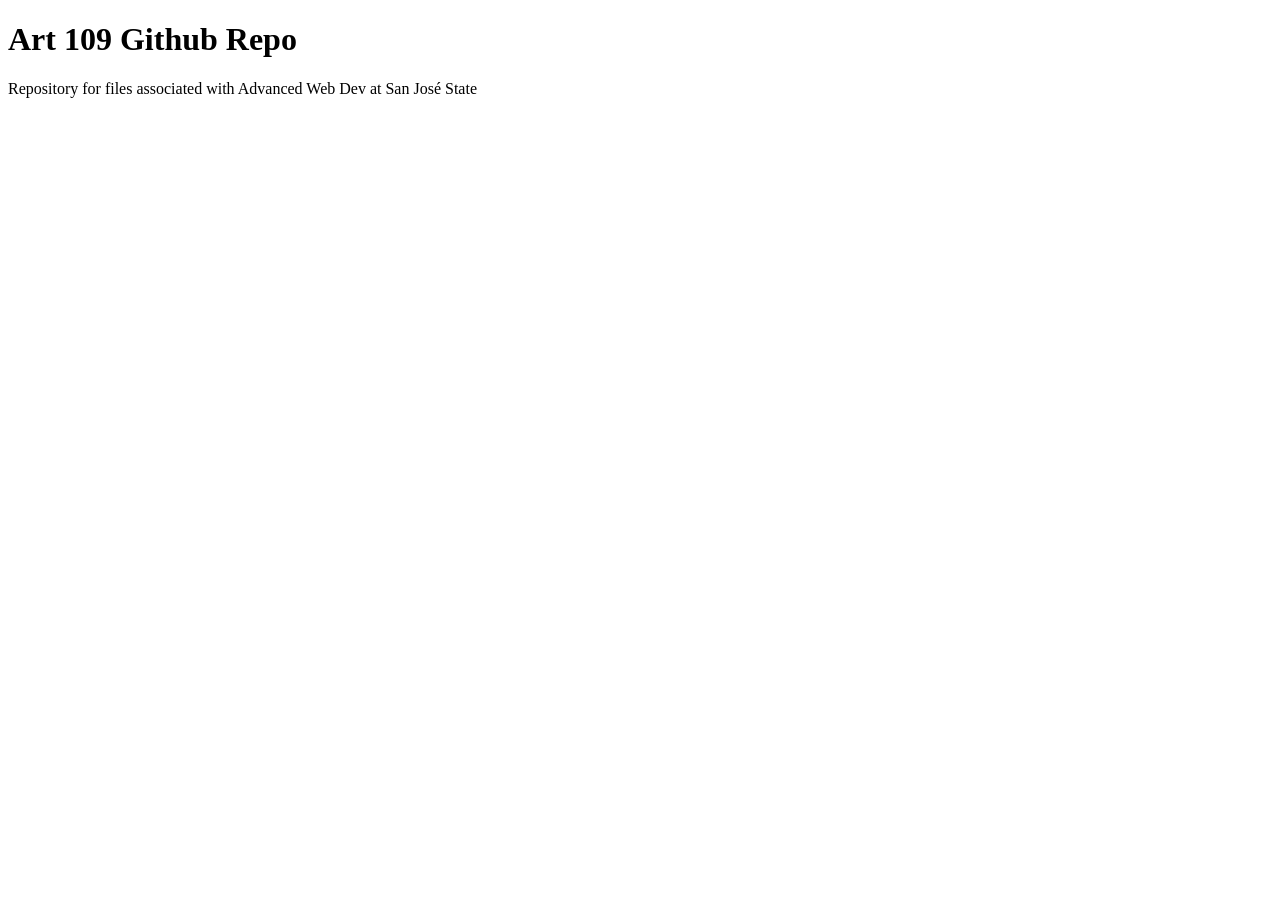
<file: index.html>
<!DOCTYPE html>
<html lang="en">
<head>
    <meta charset="UTF-8">
    <meta name="viewport" content="width=device-width, initial-scale=1.0">
    <title>Art 109</title>
</head>
<body>
    
<header>
<h1>Art 109 Github Repo</h1>
    <p>Repository for files associated with Advanced Web Dev at San José State</p>
</header>

<main>
<section class="lists">
    
</section>

</main>
</body>
</html>
</file>
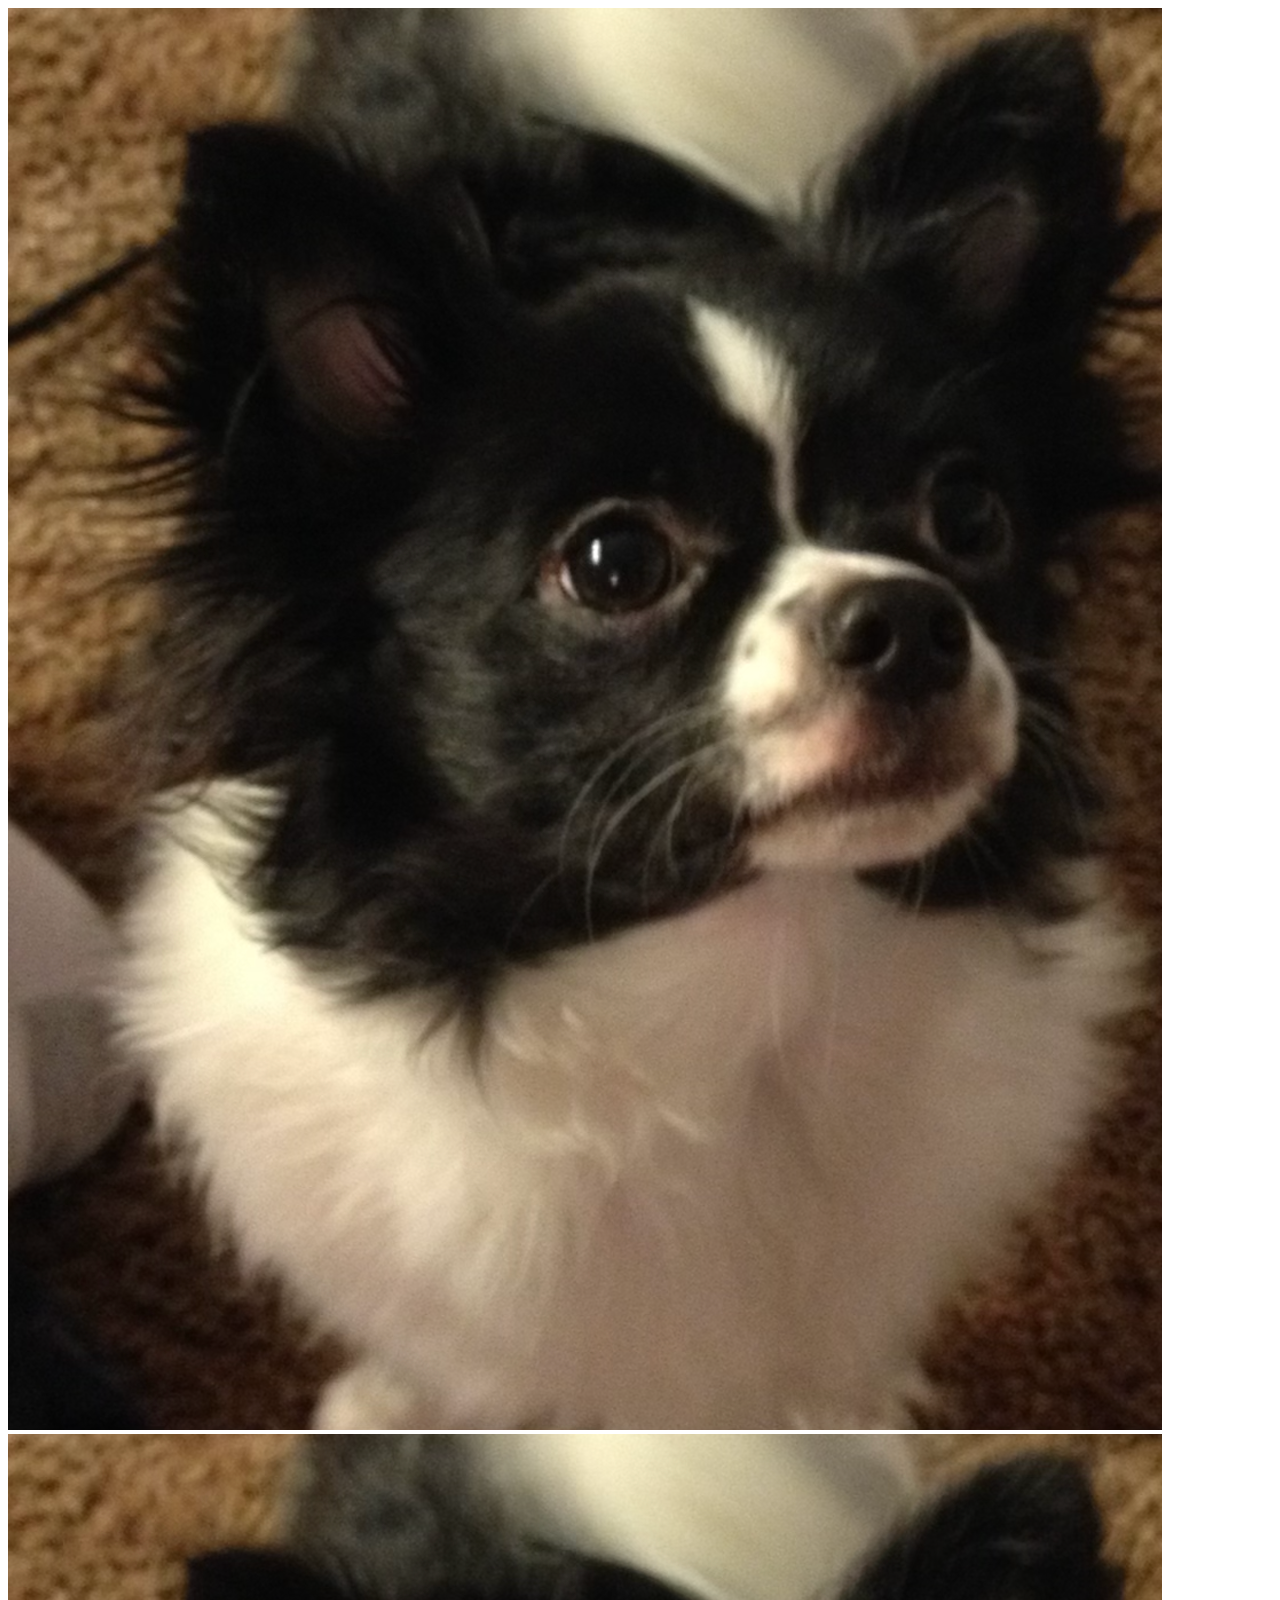
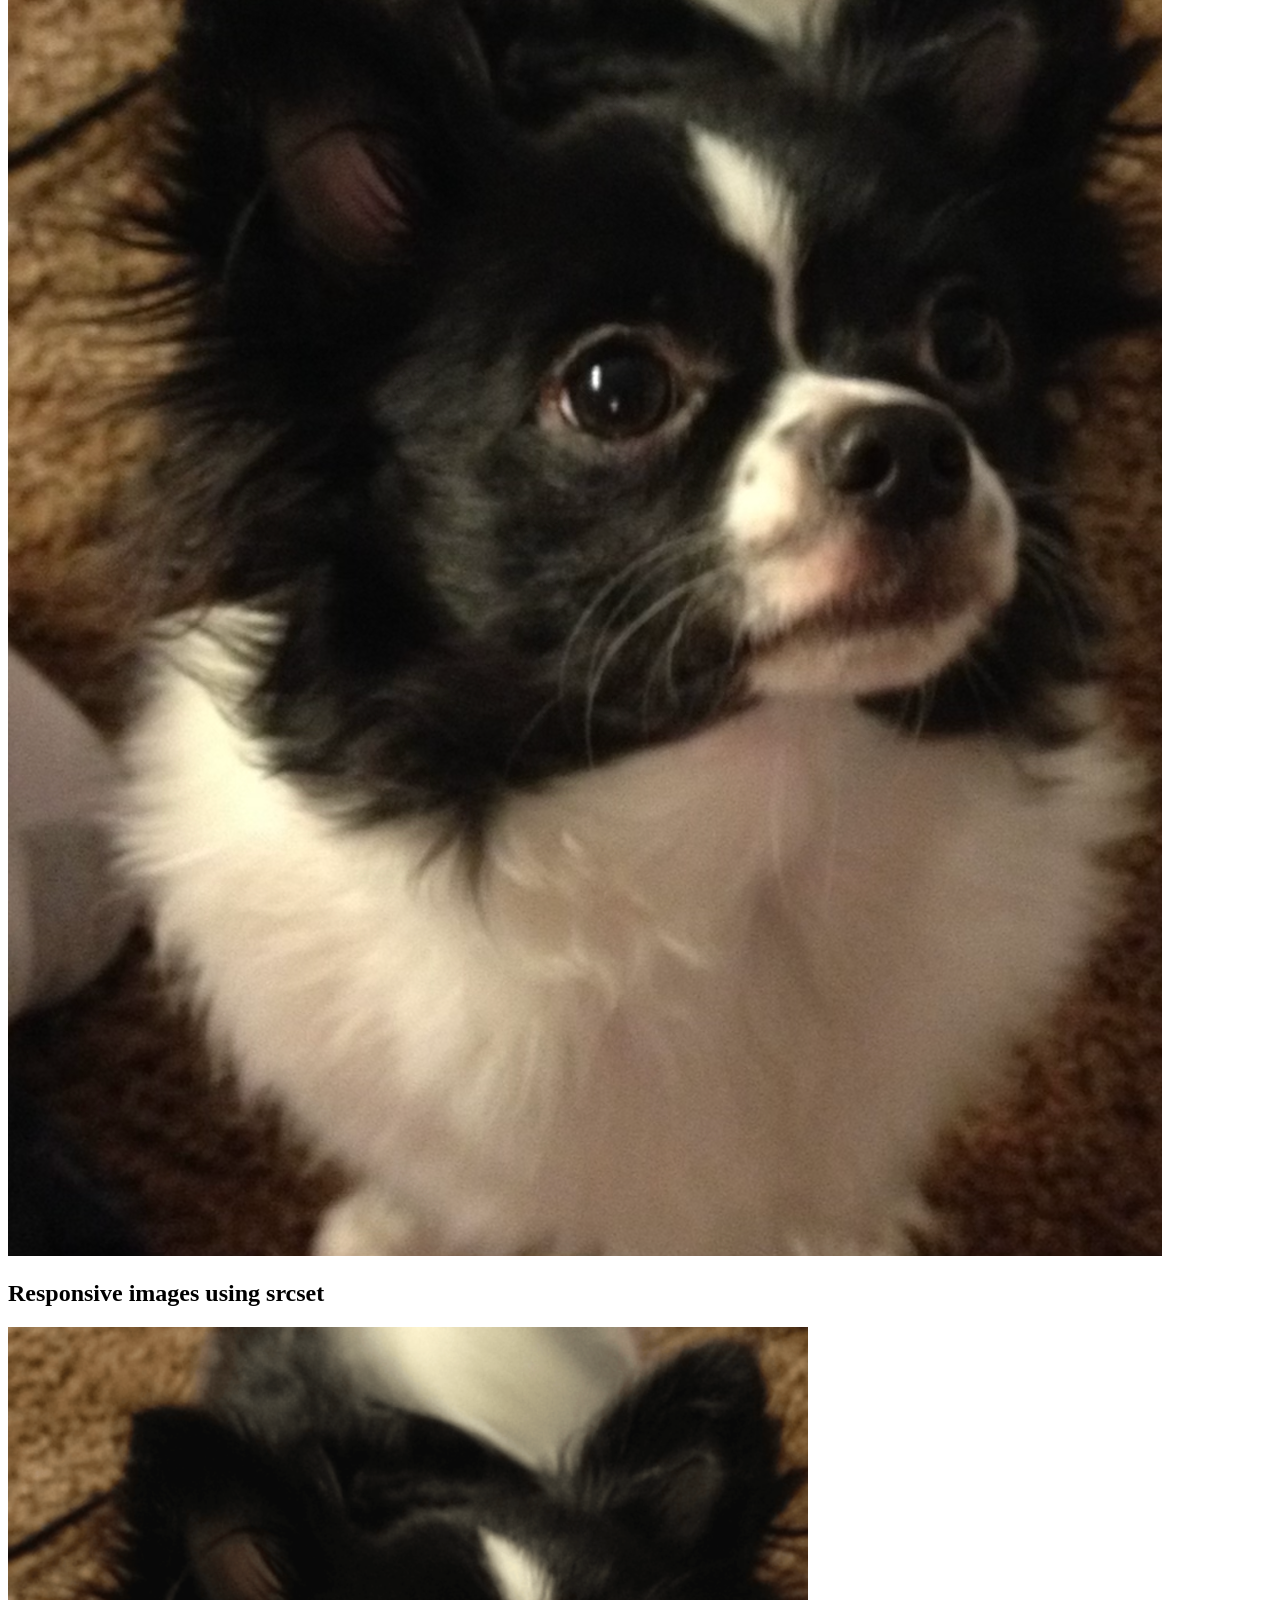
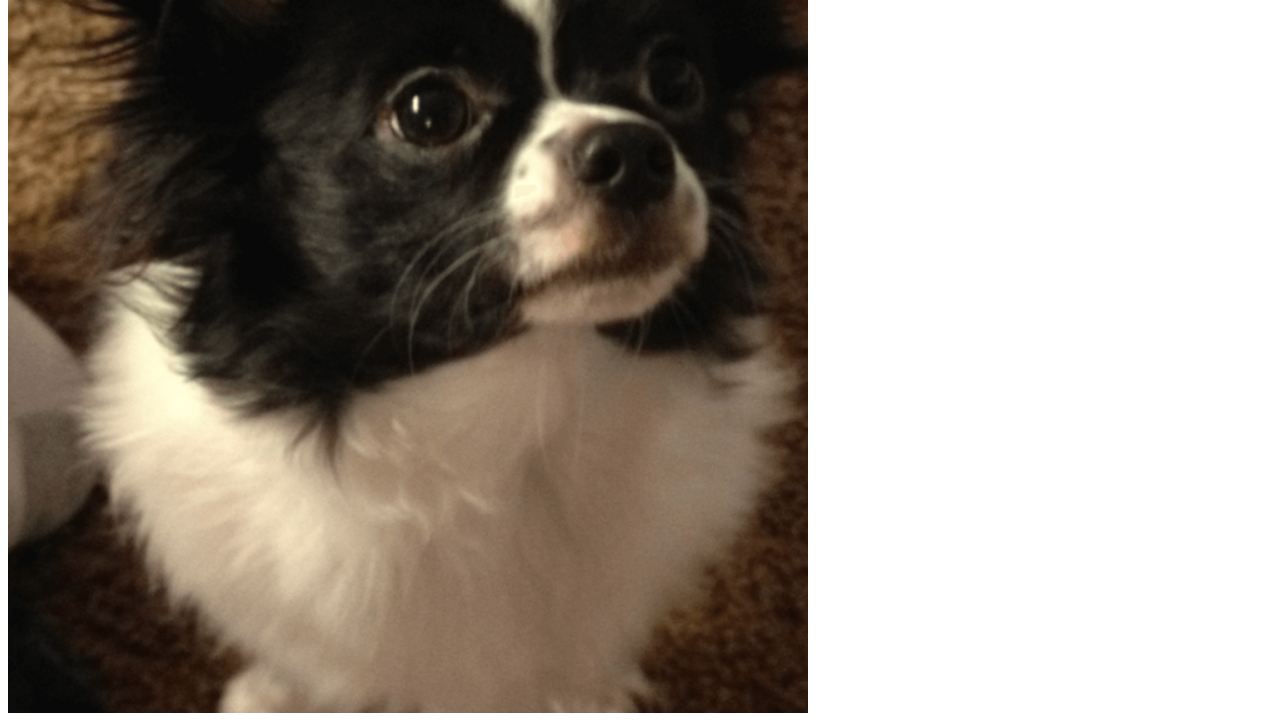
<file: tutorials/01b-html/index.html>
<!DOCTYPE html>
<html lang="en">
<head>
    <meta charset="UTF-8">
    <meta name="viewport" content="width=device-width, initial-scale=1.0">
    <title>Images</title>
</head>
<body>
    <div>
    <img src="images/dog.jpg" alt="My dog">
    </div>
    <div>
    <img src="images/dog.jpg" alt="My dog">
    </div>

    <h2>Responsive images using srcset  </h2>
<img src="images/dog-fallback.jpg" Width="800" 
alt="dog picture" 
srcset="images/dog-640.jpg 640W,
images/dog-1280.jpg 1280W,
images/dog-1920.jpg 1920W,">

</body>
</html>
</file>
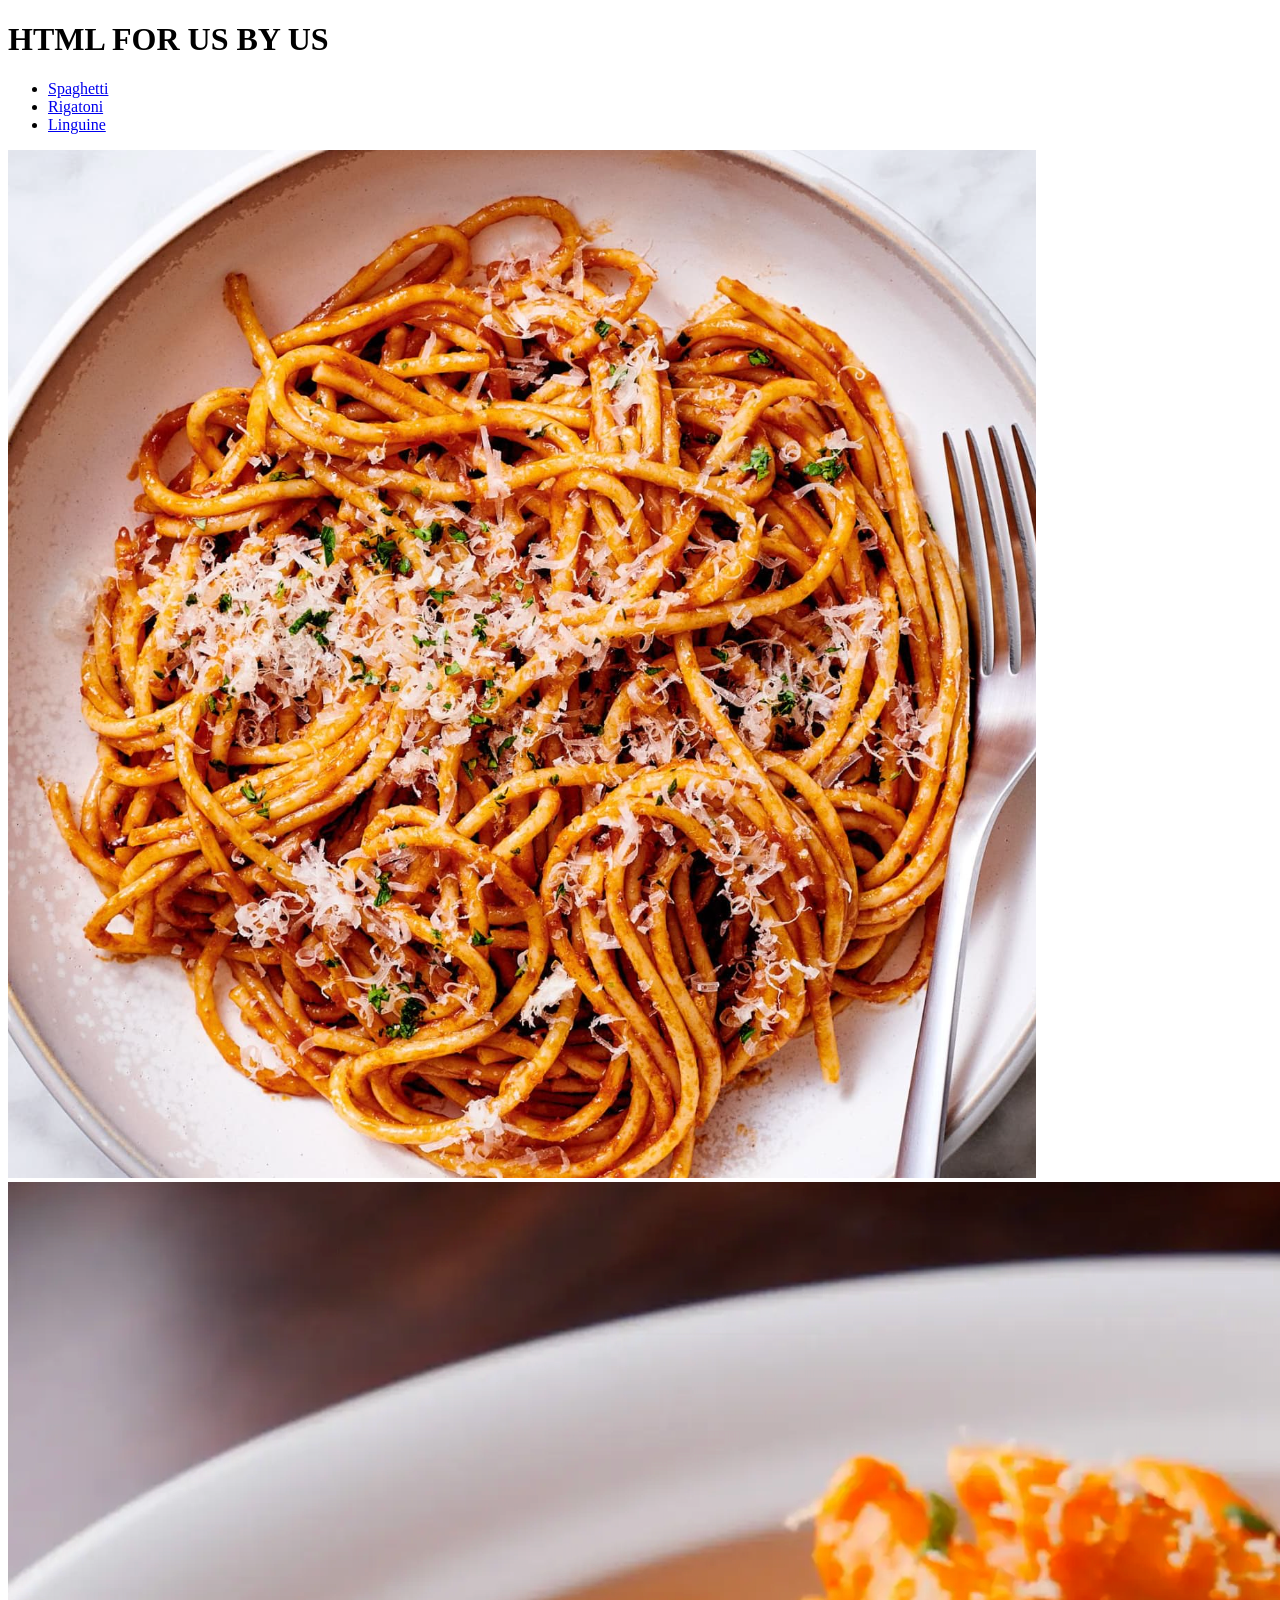
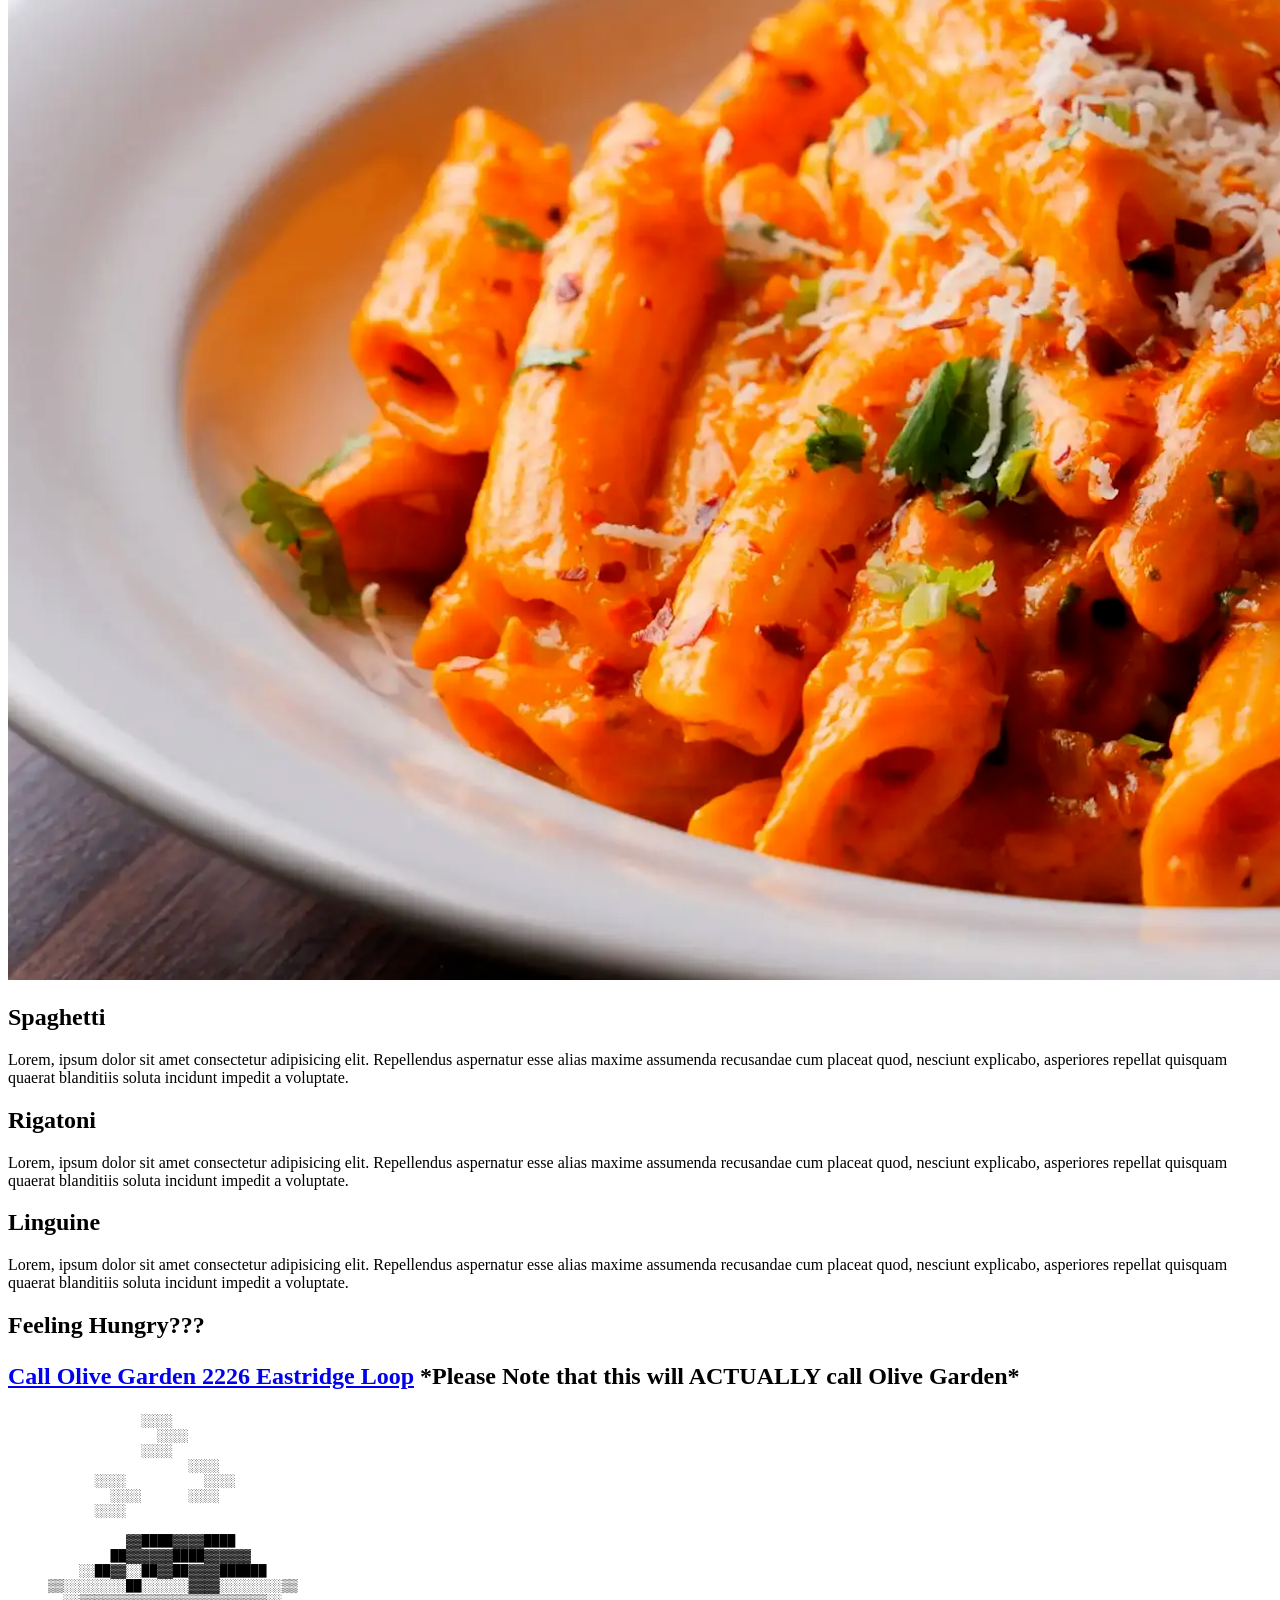
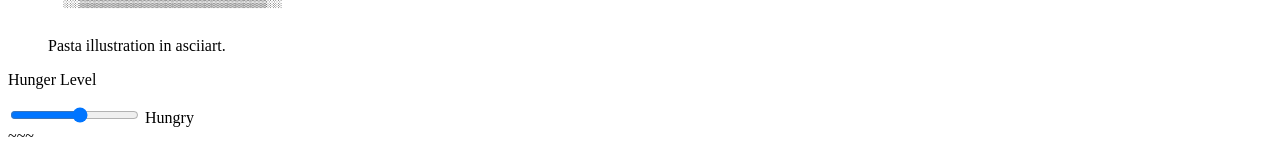
<file: tutorials/02-html/index.html>
<!DOCTYPE html>
<html lang="en">
<head>
    <meta charset="UTF-8">
    <meta name="viewport" content="width=device-width, initial-scale=1.0">
    <title>HTML Tut</title>
    <meta name="description" content="tutorials blah blah">
</head>
<body>
    <header>
        <h1 draggable="true">HTML FOR US BY US</h1>
        <nav>
            <ul>
                <li><a href="#spaghetti">Spaghetti</a></li>
                <li><a href="#rigatoni">Rigatoni</a></li>
                <li><a href="#linguine">Linguine</a></li>
            </ul>
        </nav>
        <div>
            <img src="images/pasta.jpeg" alt="Plate of linguine with red sauce">
                <img src="images/pasta2.jpeg" alt="Plate of rigatoni with red sauce">
        </div>
       
    </header>
    <main>
<section id="spaghetti">
    <h2>Spaghetti</h2>
<p>Lorem, ipsum dolor sit amet consectetur adipisicing elit. Repellendus aspernatur esse alias maxime assumenda recusandae cum placeat quod, nesciunt explicabo, asperiores repellat quisquam quaerat blanditiis soluta incidunt impedit a voluptate.</p>
</section>    
<section id="rigatoni">
    <h2>Rigatoni</h2>
<p>Lorem, ipsum dolor sit amet consectetur adipisicing elit. Repellendus aspernatur esse alias maxime assumenda recusandae cum placeat quod, nesciunt explicabo, asperiores repellat quisquam quaerat blanditiis soluta incidunt impedit a voluptate.</p>
</section>    
<section id="linguine">
    <h2>Linguine</h2>
<p>Lorem, ipsum dolor sit amet consectetur adipisicing elit. Repellendus aspernatur esse alias maxime assumenda recusandae cum placeat quod, nesciunt explicabo, asperiores repellat quisquam quaerat blanditiis soluta incidunt impedit a voluptate.</p>
</section>    

    </main>
<h2> Feeling Hungry??? <p>
     <a href="tel:4082742447">Call Olive Garden 2226 Eastridge Loop</a> *Please Note that this will ACTUALLY call Olive Garden*</p>
</h2>

    <main>
 <figure role="img" aria-labelledby="pasta-caption">
  	<pre>
            ░░░░                
              ░░░░              
            ░░░░                
                  ░░░░          
      ░░░░          ░░░░        
        ░░░░      ░░░░          
      ░░░░                      
                                
          ▓▓████▓▓▓▓████        
        ██▓▓▓▓▓▓████▓▓▓▓▓▓      
    ░░██▓▓░░██▓▓██▓▓▓▓██████    
▒▒░░░░░░░░██░░░░░░▓▓▓▓░░░░░░░░▒▒
  ░░▒▒▒▒▒▒▒▒▒▒▒▒▒▒▒▒▒▒▒▒▒▒▒▒░░  

</pre>
  	<figcaption id="pasta-caption">
Pasta illustration in asciiart.
  	</figcaption>
</figure>

<p>Hunger Level</p>

<div>
  <input type="range" id="Hungry" name="Hungry" min="0" max="11" />
  <label for="Hungry">Hungry</label>
</div>


</main>

<footer>~~~</footer>

</body>
</html>
</file>
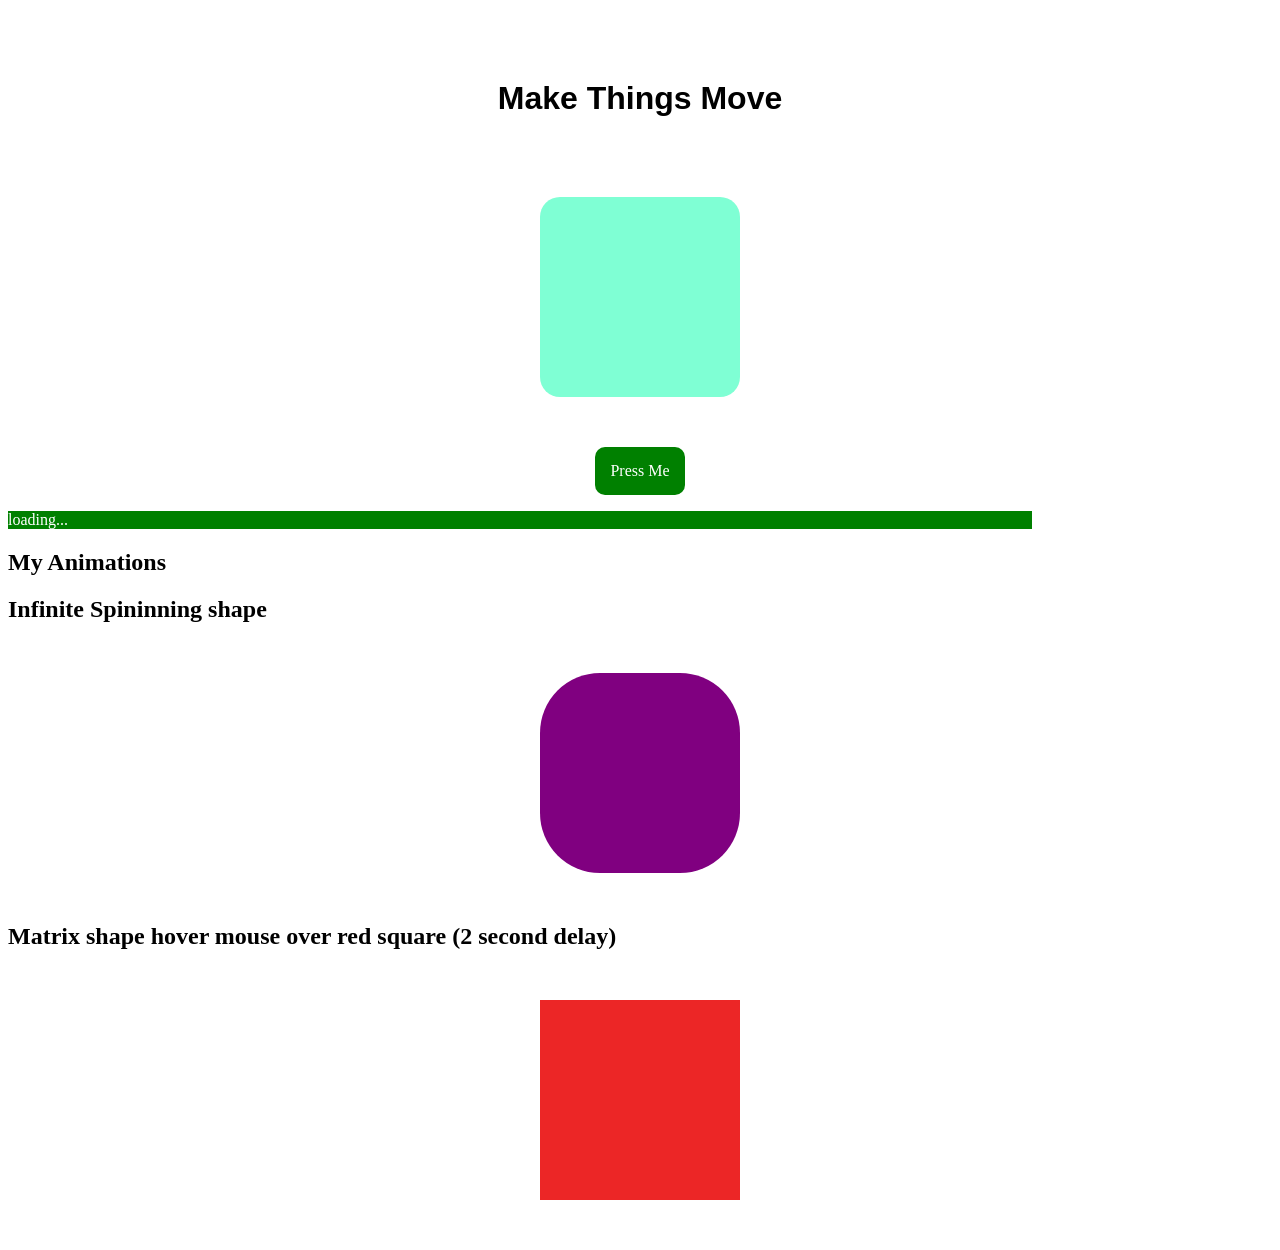
<file: tutorials/04-css-transition/index.html>
<!DOCTYPE html>
<html lang="en">
<head>
    <meta charset="UTF-8">
    <meta name="viewport" content="width=device-width, initial-scale=1.0">
    <title>CSS Transitions</title>
    <link rel="stylesheet" href="css/style.css">
</head>
<body>
    <Header>
        <h1 class="title">Make Things Move</h1>
    </Header>
    <main>
        <div class="square"></div>
        <div class="button-div">
            <a href="#" class="button">Press Me</a>
        </div>
        <div>
            <p class="loading">loading...</p>
        </div>

        <h2>My Animations</h2>
        <h2>Infinite Spininning shape</h2>
        <div class="square2"></div>
        <h2>Matrix shape hover mouse over red square (2 second delay)</h2>
         <div class="square3"></div>

    </main>
    
</body>
</html>
</file>
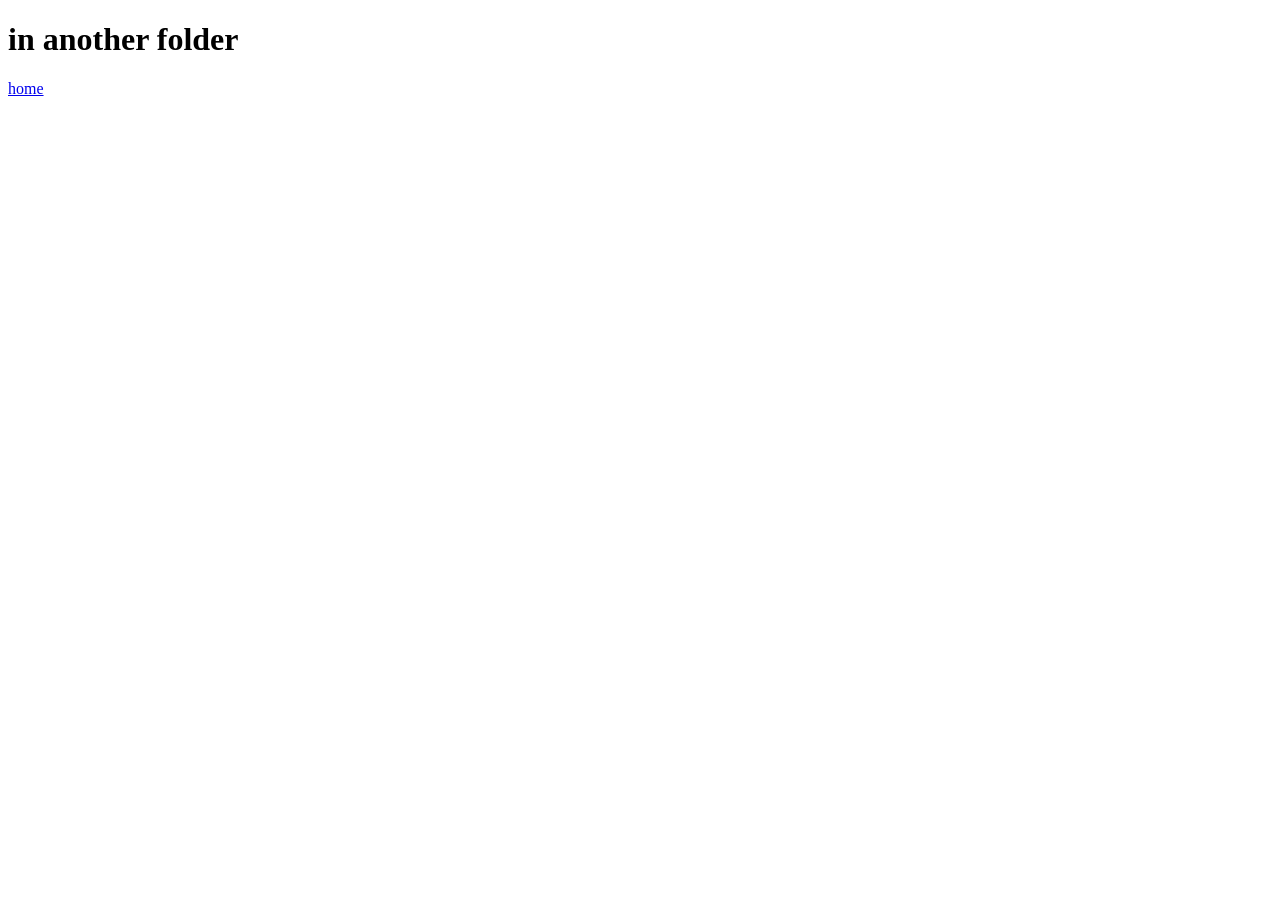
<file: tutorials/01-html/another-folder/index.html>
<!DOCTYPE html>
<html lang="en">
<head>
    <meta charset="UTF-8">
    <meta name="viewport" content="width=device-width, initial-scale=1.0">
    <title>in another</title>
</head>
<body>
    <h1>in another folder</h1>
    <a href="..">home</a>
</body>
</html>
</file>
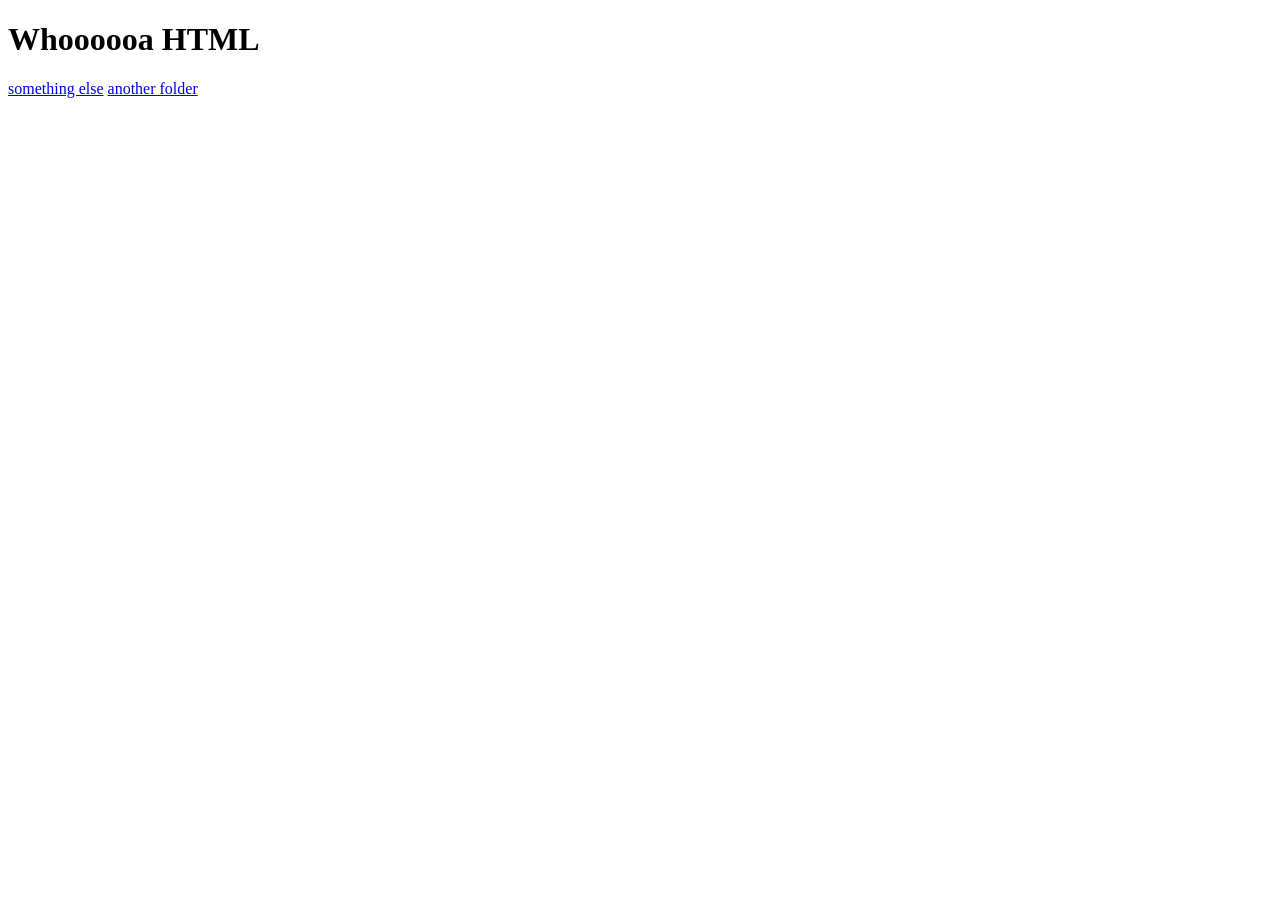
<file: tutorials/1-html/01-html/index.html>
<!DOCTYPE html>
<html lang="en">
<head>
    <meta charset="UTF-8">
    <meta name="viewport" content="width=device-width, initial-scale=1.0">
    <title>Tut 0</title>
</head>
<body>
    <h1>Whoooooa HTML</h1>
<a href="something-else.html">something else</a>
<a href="another-folder">another folder</a>
</body>
</html>
</file>
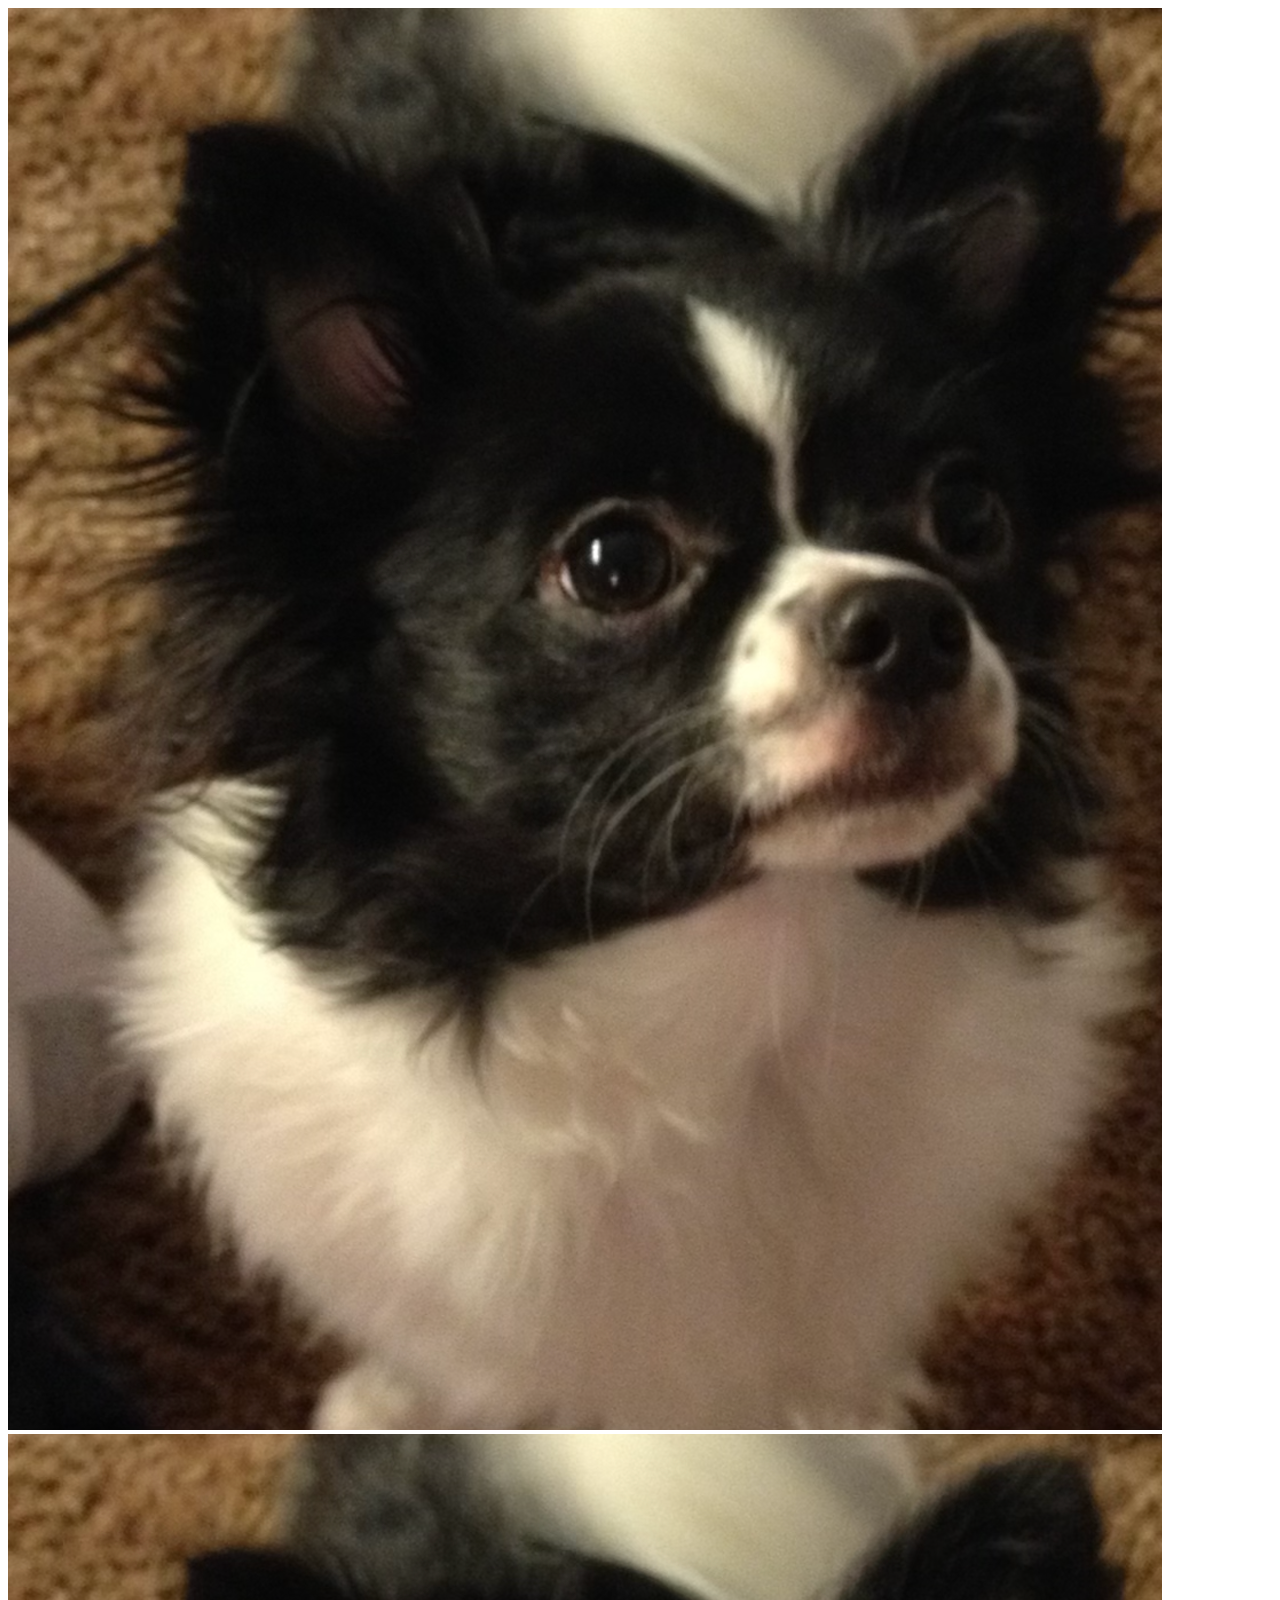
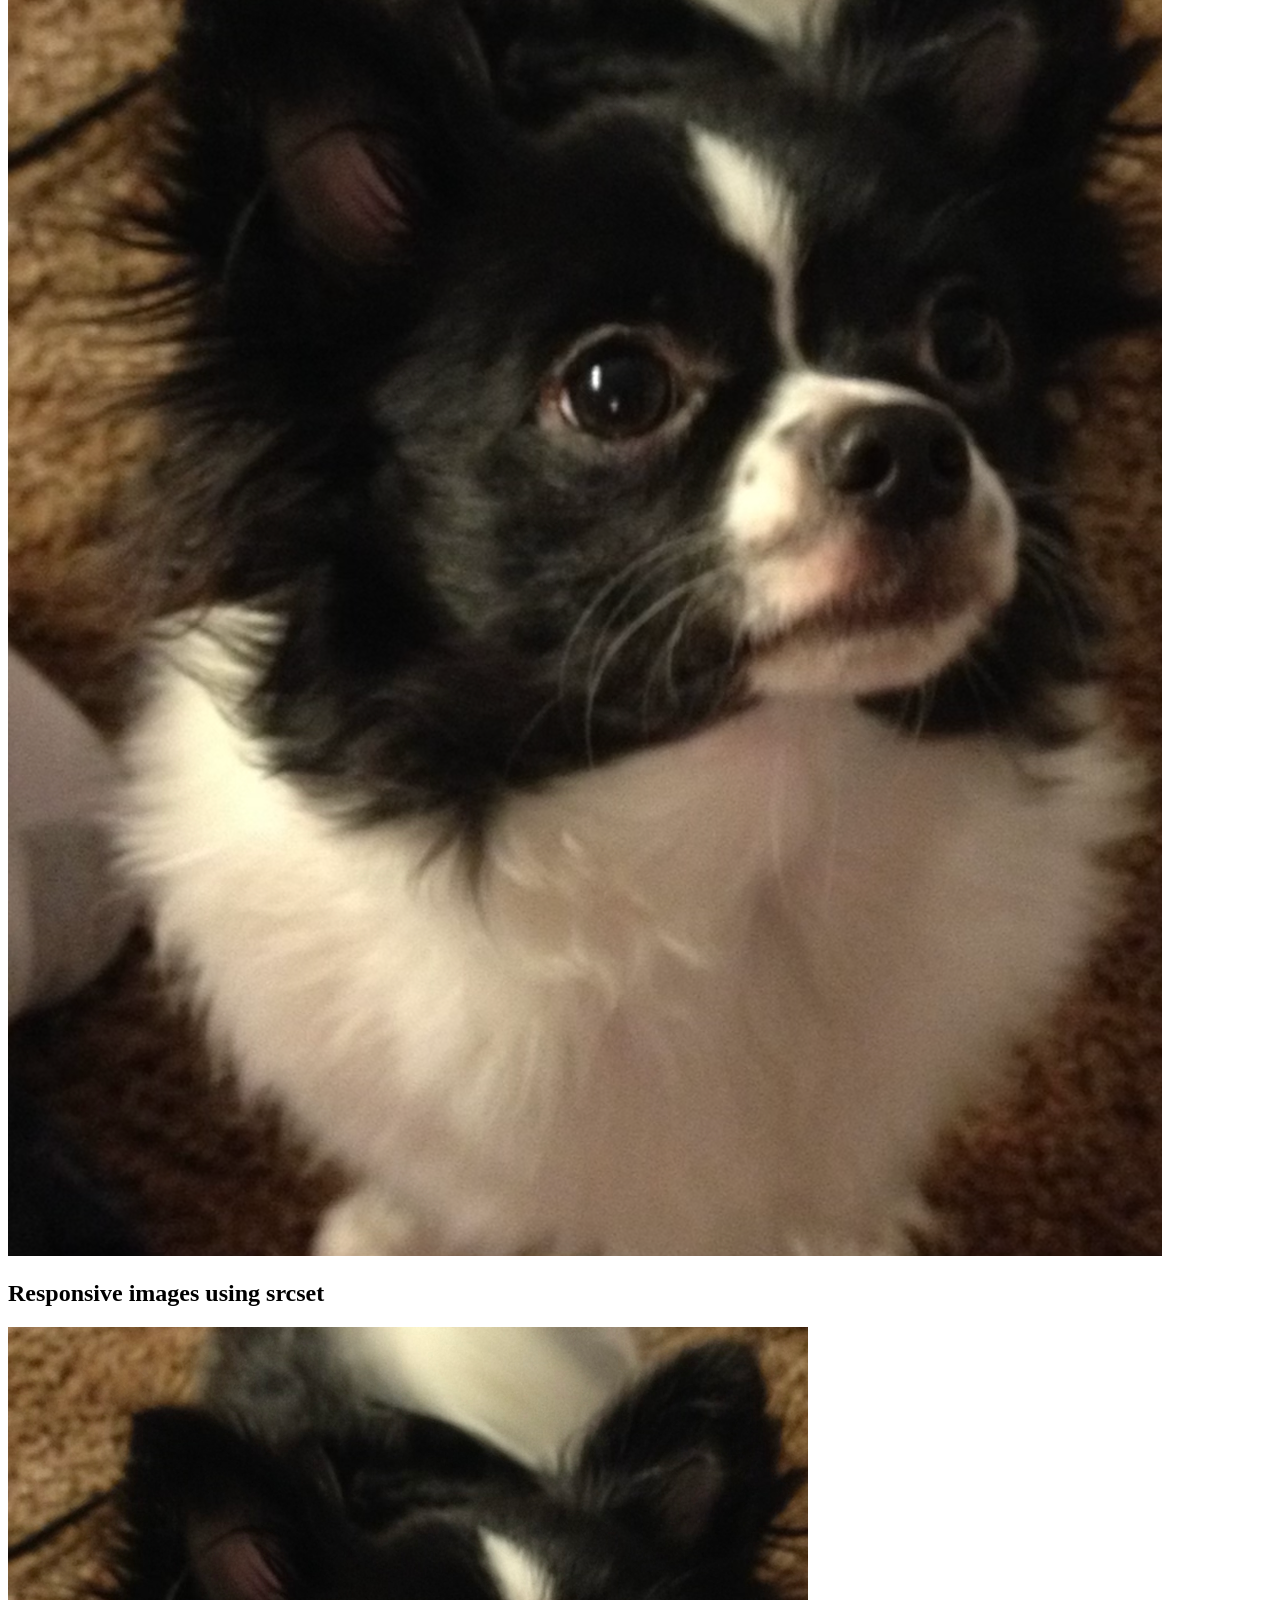
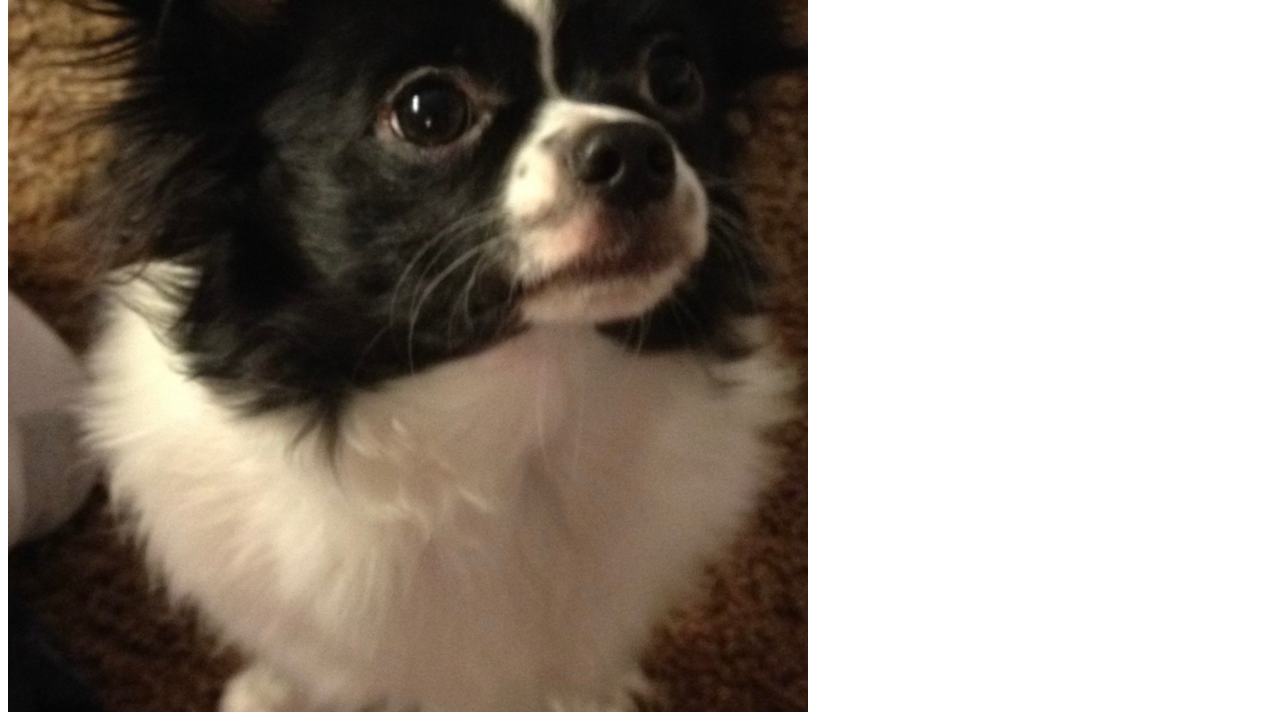
<file: tutorials/1-html/01b-html/index.html>
<!DOCTYPE html>
<html lang="en">
<head>
    <meta charset="UTF-8">
    <meta name="viewport" content="width=device-width, initial-scale=1.0">
    <title>Images</title>
</head>
<body>
    <div>
    <img src="images/dog.jpg" alt="My dog">
    </div>
    <div>
    <img src="images/dog.jpg" alt="My dog">
    </div>

    <h2>Responsive images using srcset  </h2>
<img src="images/dog-fallback.jpg" width="800" 
alt="dog picture" 
srcset="images/dog-640.jpg 640w,
images/dog-1280.jpg 1280w,
images/dog-1920.jpg 1920w">

</body>
</html>
</file>
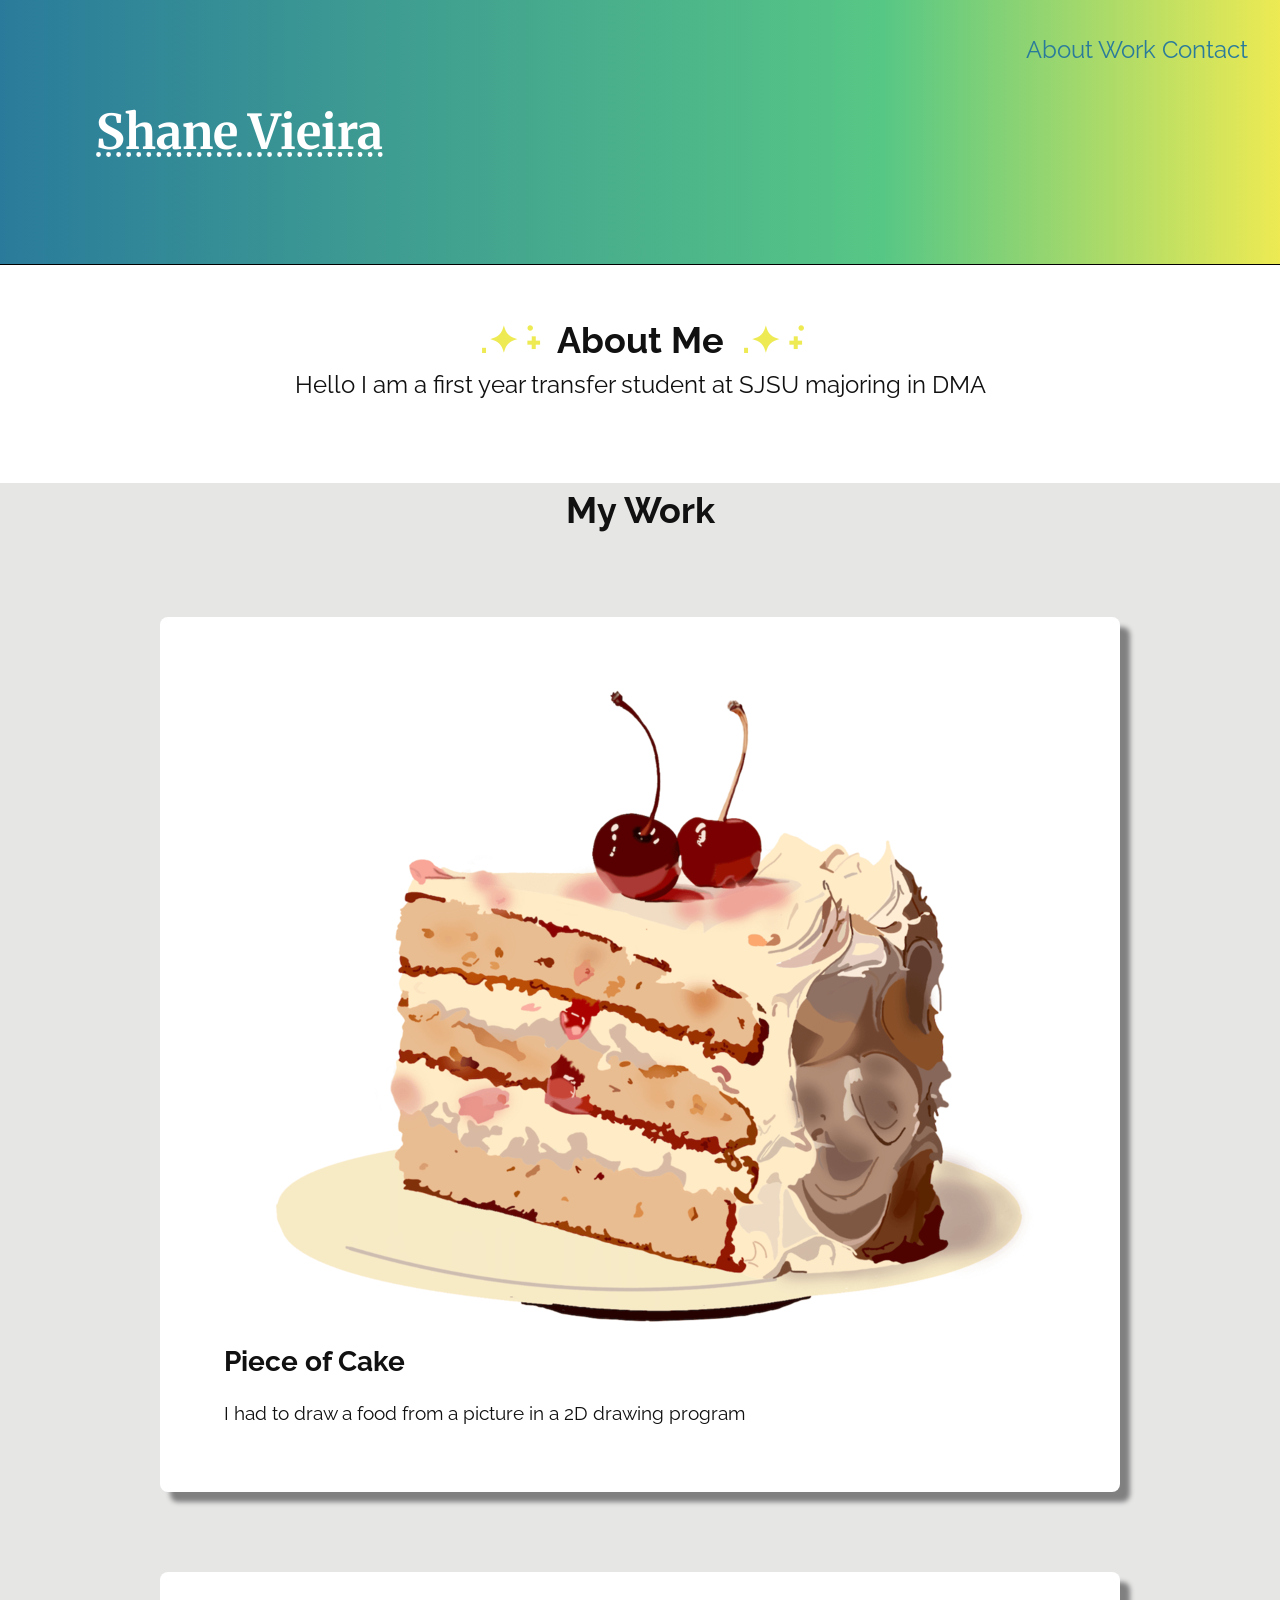
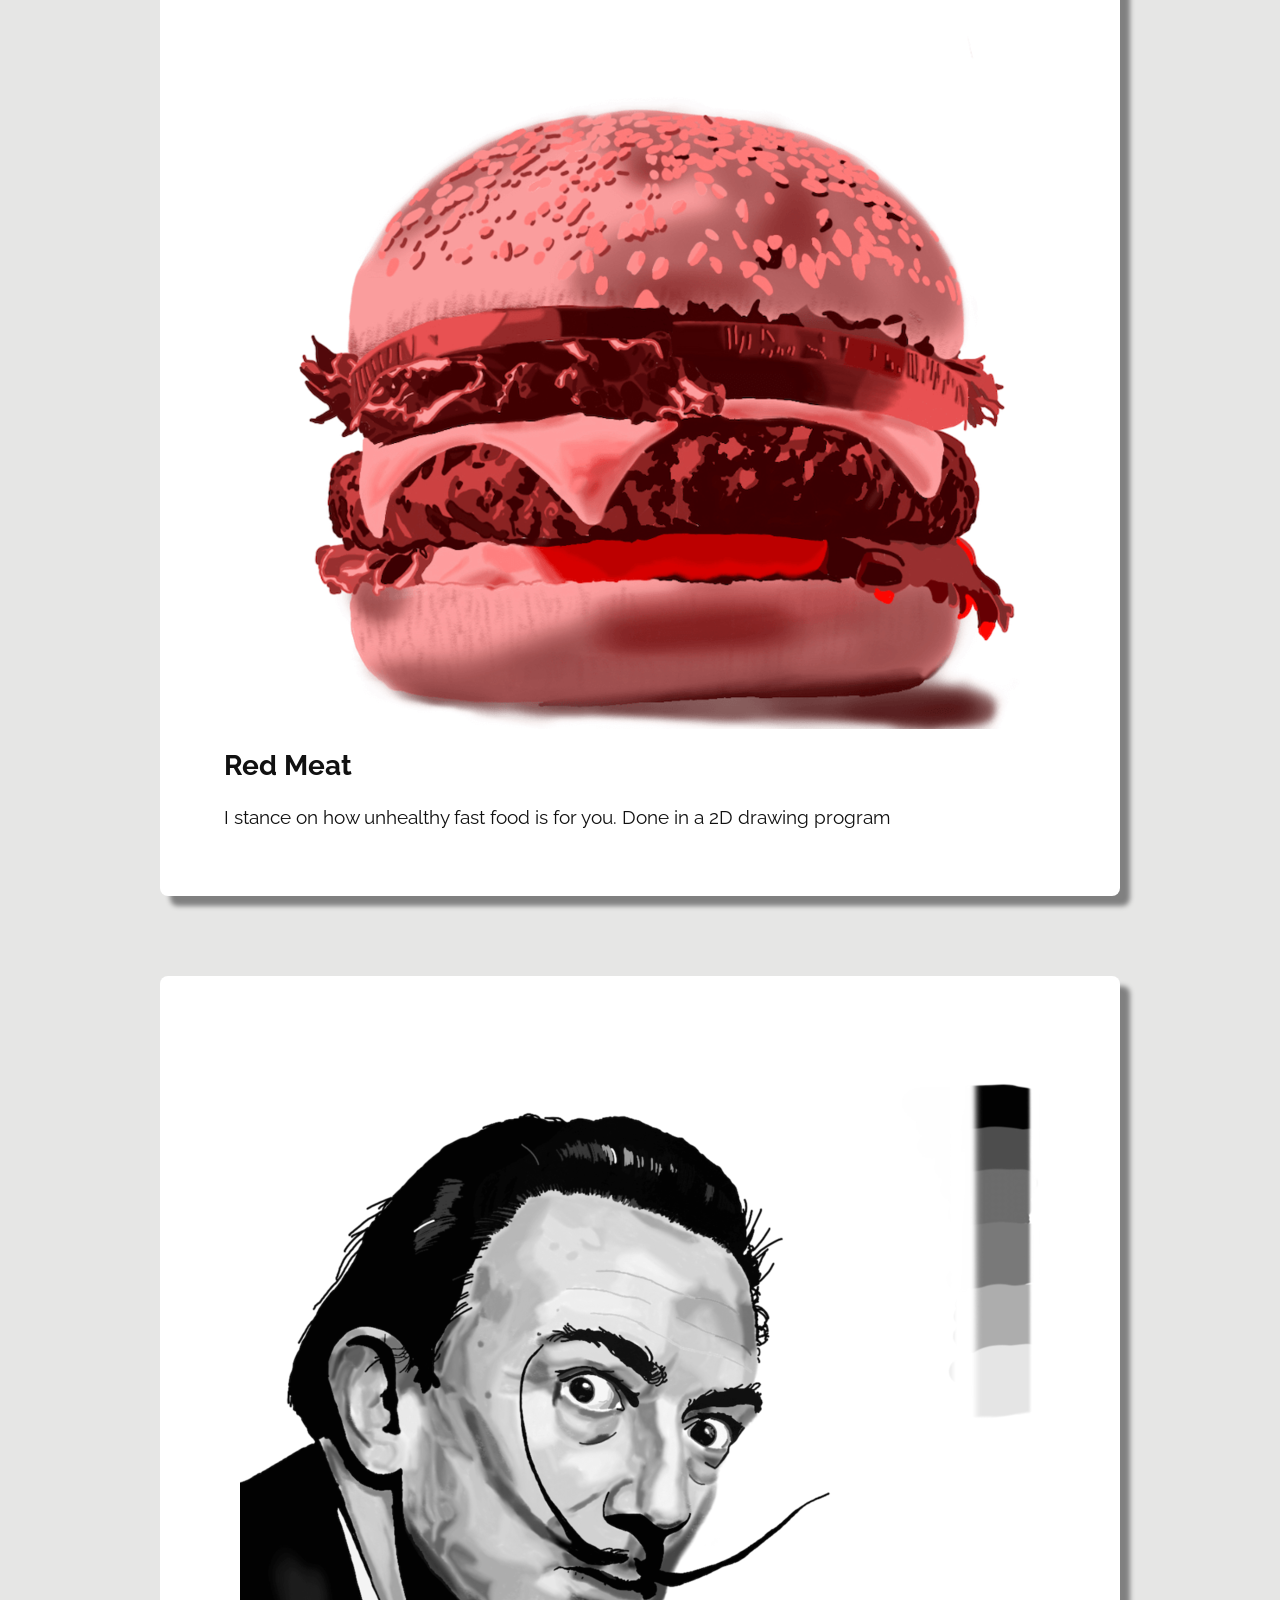
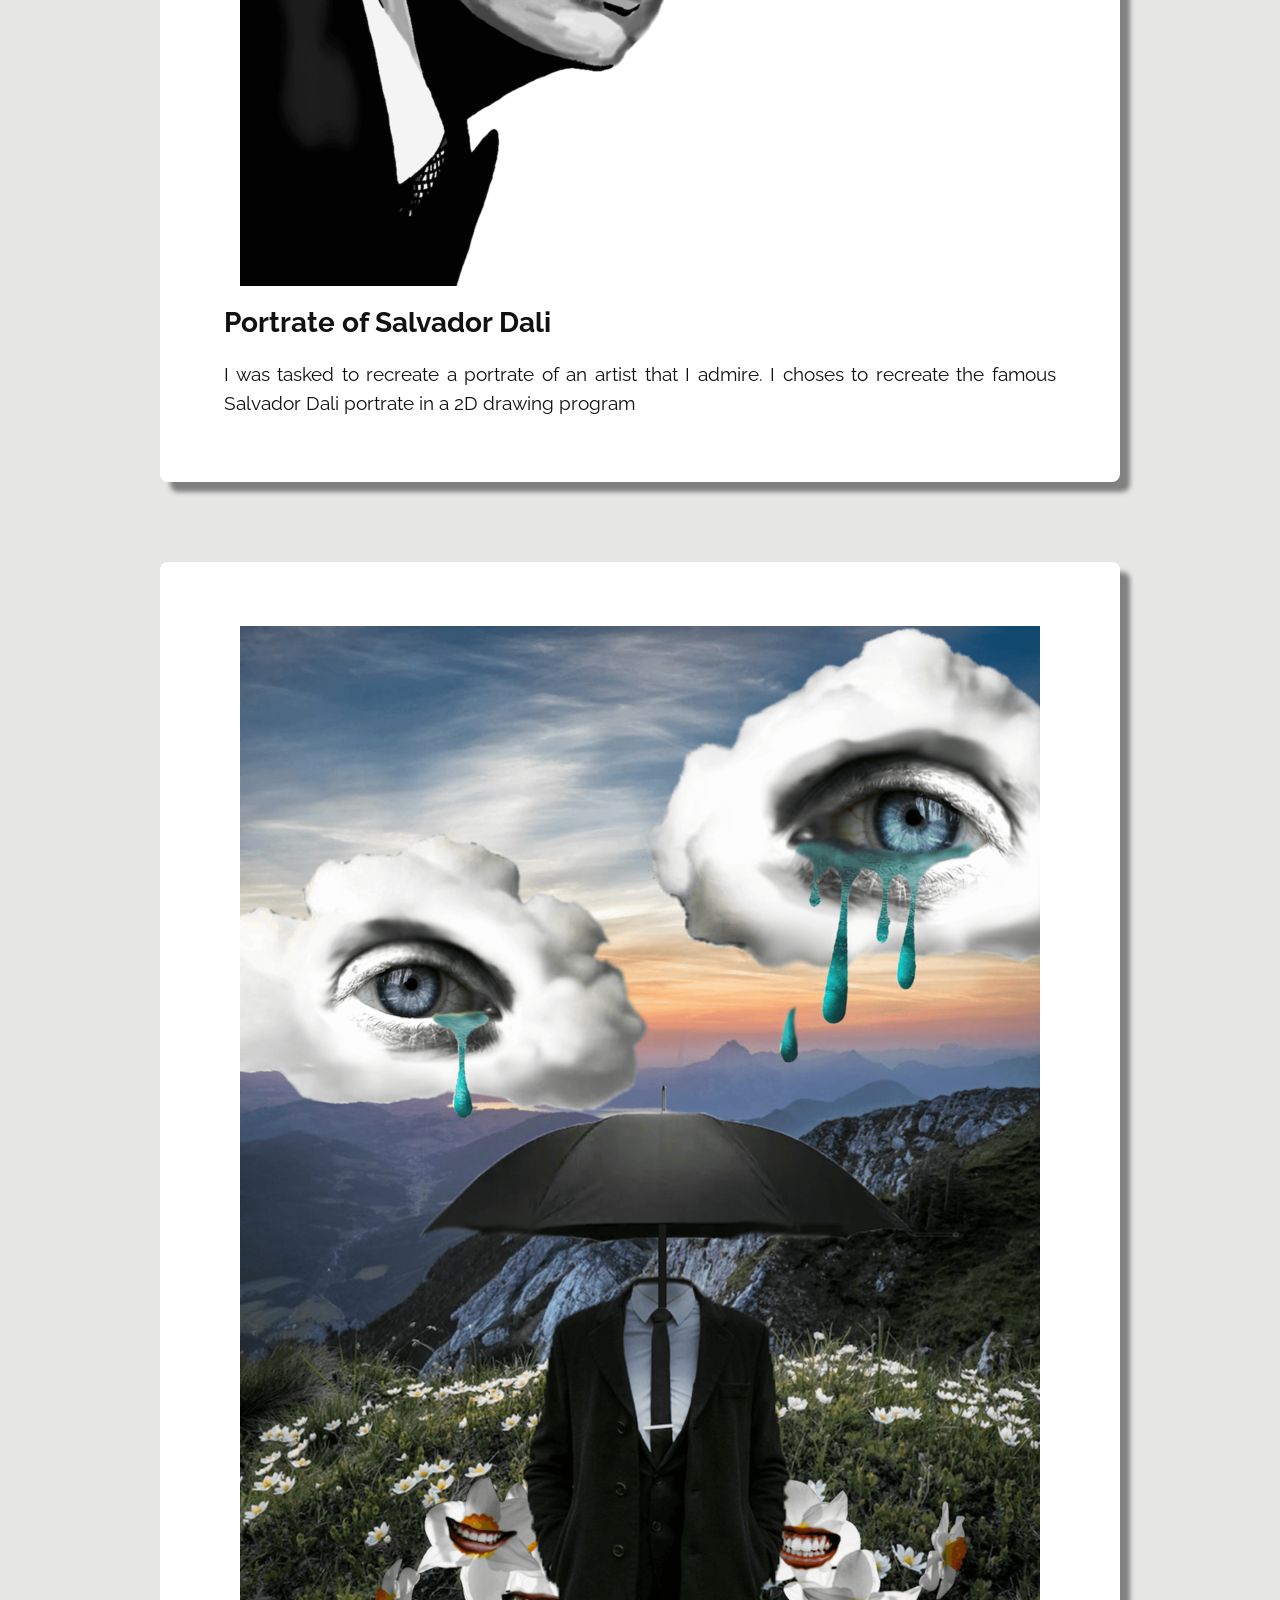
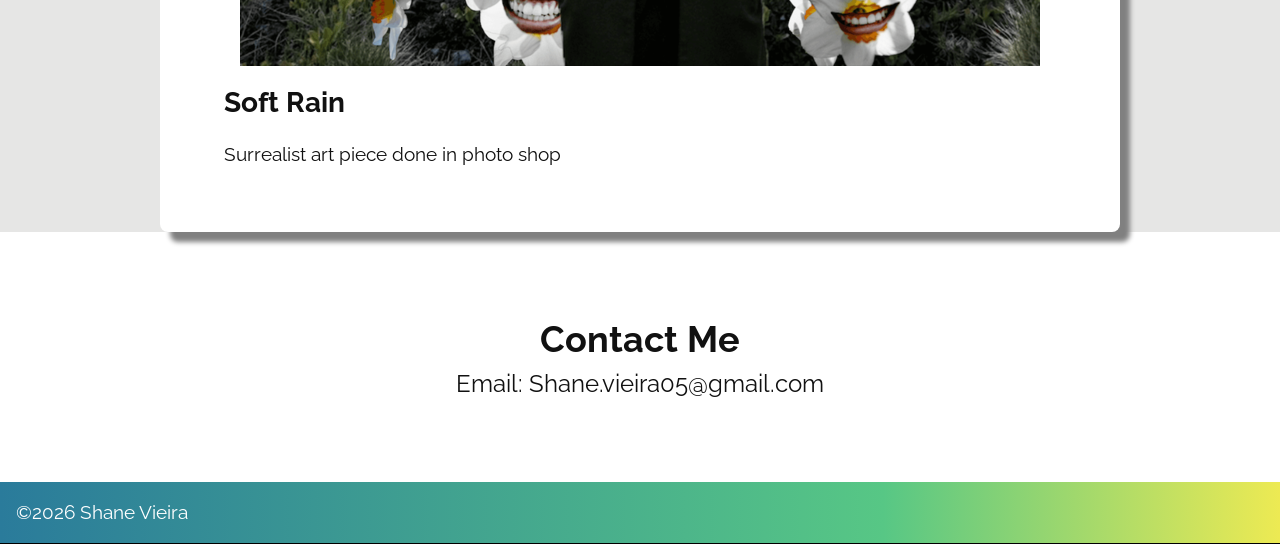
<file: tutorials/2-css/03-css-single-page-portfolio/index.html>
<!DOCTYPE html>
<html lang="en">
<head>
    <meta charset="UTF-8">
    <meta name="viewport" content="width=device-width, initial-scale=1.0">
    <title>Shane Vieira Portfolio</title>
    <link rel="preconnect" href="https://fonts.googleapis.com">
    <link rel="preconnect" href="https://fonts.gstatic.com" crossorigin>
    <link href="https://fonts.googleapis.com/css2?family=Merriweather:ital,opsz,wght@0,18..144,300..900;1,18..144,300..900&family=Raleway:ital,wght@0,100..900;1,100..900&display=swap" rel="stylesheet">
    <link rel="stylesheet" href="css/style.css">
</head>
<body>
    <header>
        <nav>
            <a href="#about-section">About</a>
            <a href="#portfolio-section">Work</a>
            <a href="#contact-section">Contact</a>
        </nav>
        <h1>Shane Vieira</h1>
    </header>
    <main>
        <section class="about-section" id="about-section">
            <class="about-content" class="about-section">
                <h2><span class="accent-1">.✦ ݁˖</span>&nbsp;&nbsp;About Me&nbsp;&nbsp;<span class="accent-2">.✦ ݁˖</span></h2>
                <p>Hello I am a first year transfer student at SJSU majoring in DMA</p>
            </class="about-content">
        </section>
        <section class="portfolio-section" id="portfolio-section">
            <class="portfolio-content" class="portfolio-section">
                <h2>My Work</h2>
                <div class="portfolio-item">
                    <img src="images/cake.png" alt="Piece of Cake">
                    <h3>Piece of Cake</h3>
                    <p>I had to draw a food from a picture in a 2D drawing program </p>
                </div>
                <div class="portfolio-item">
                    <img src="images/burger.png" alt="red burger">
                    <h3>Red Meat</h3>
                    <p>I stance on how unhealthy fast food is for you. Done in a 2D drawing program</p>
                </div>
                <div class="portfolio-item">
                    <img src="images/salvador_dali.png" alt="Portrate of Salvador Dali">
                    <h3>Portrate of Salvador Dali</h3>
                    <p> I was tasked to recreate a portrate of an artist that I admire. I choses to recreate the famous Salvador Dali portrate in a 2D drawing program</p>
                </div>
                <div class="portfolio-item">
                    <img src="images/softrain.png" alt="surrealist art piece of clouds crying">
                    <h3>Soft Rain</h3>
                    <p>Surrealist art piece done in photo shop</p>
                </div>
            </class="portfolio-content">
        </section>
        <section class="contact-section" id="contact-section">
            <class="contact-content" class="contact-section">
                <h2>Contact Me</h2>
                <p>Email: Shane.vieira05@gmail.com</p>
            </class="contact-content">

        </section>
    </main>
    <footer>
<p>&copy;2026 Shane Vieira</p>
    </footer>
</body>
</html>
</file>
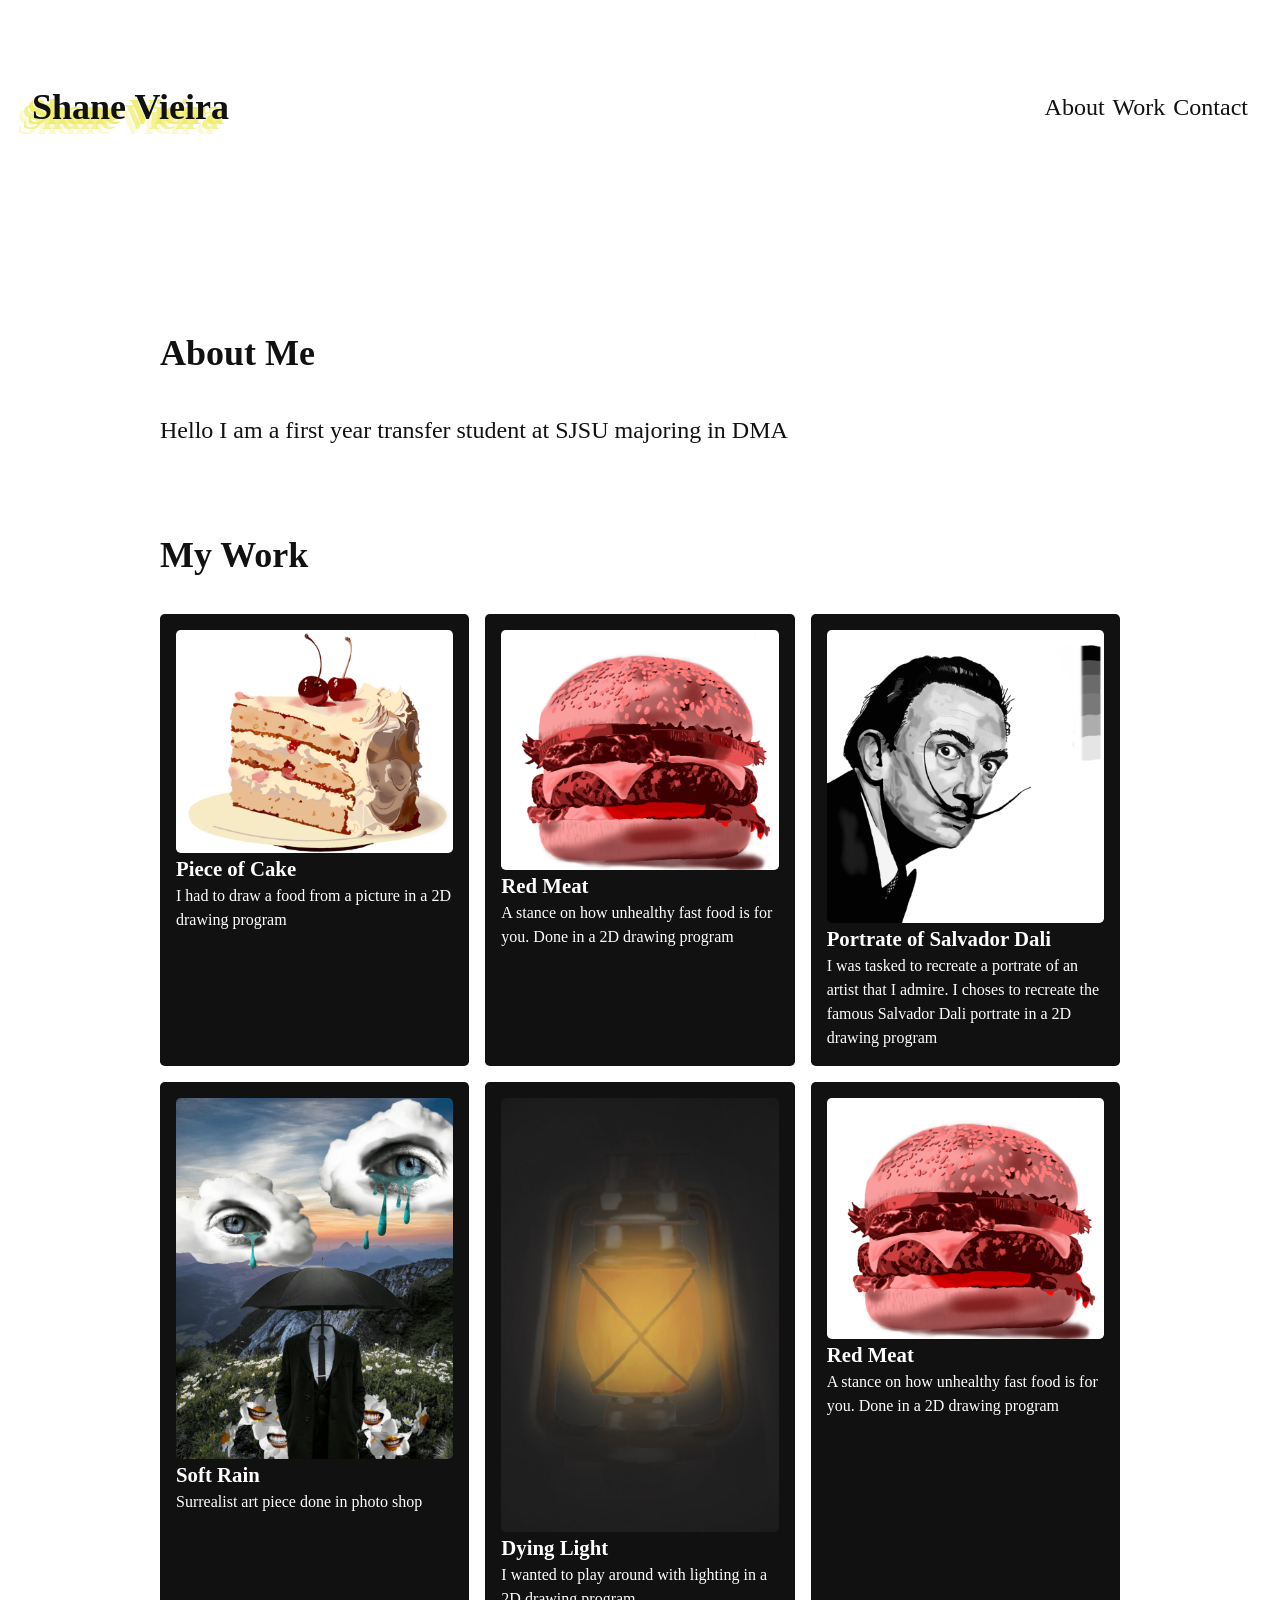
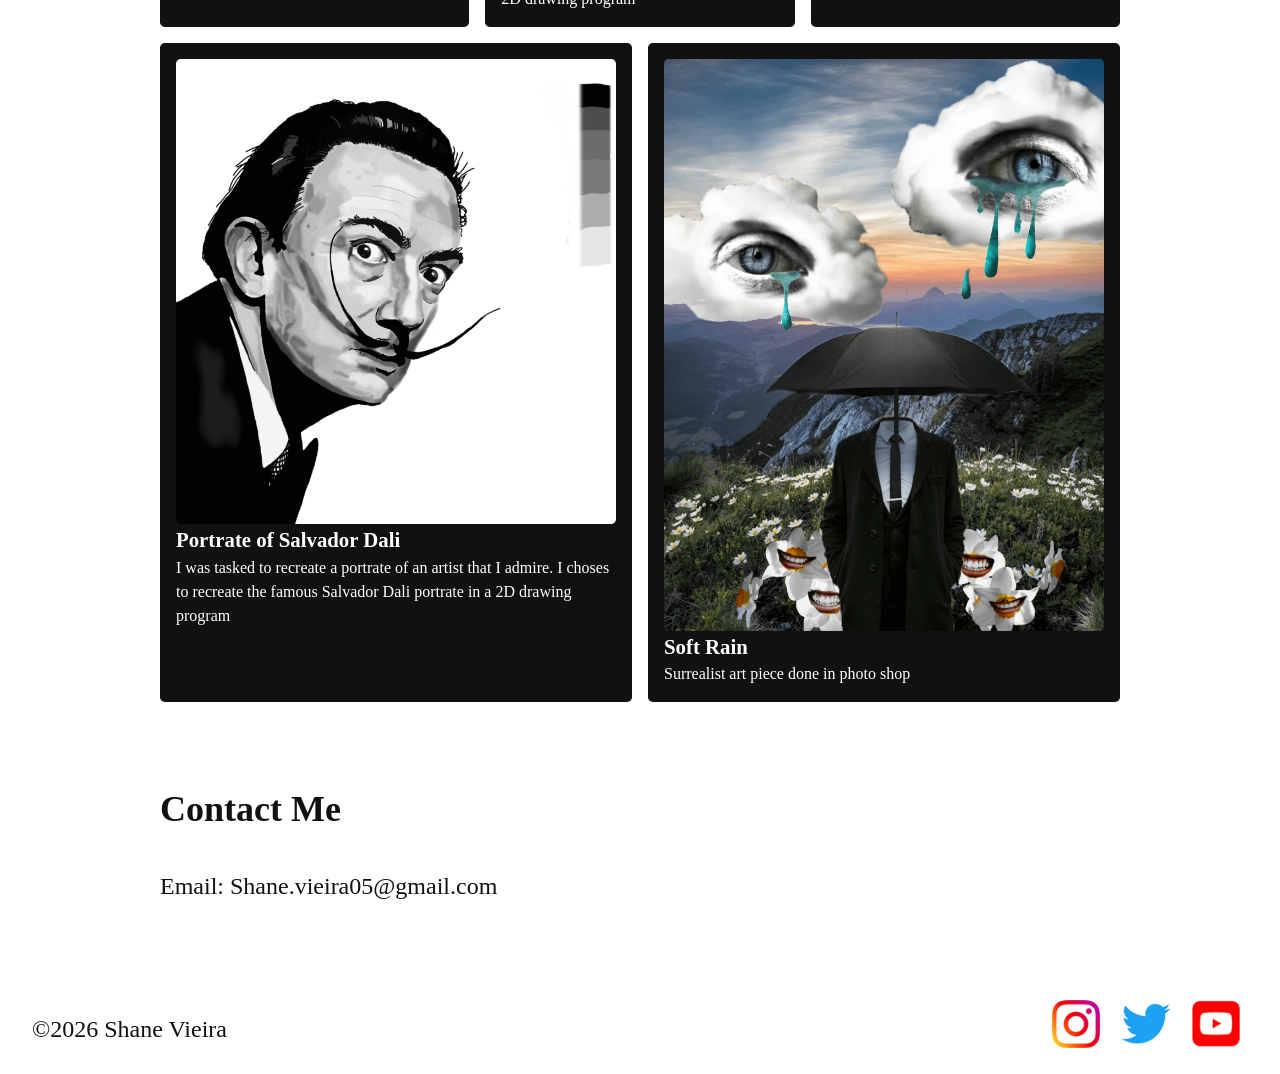
<file: tutorials/2-css/05-css-portfolio-grid-template/index.html>
<!DOCTYPE html>
<html lang="en">

<head>
    <meta charset="UTF-8">
    <meta name="viewport" content="width=device-width, initial-scale=1.0">
    <title>Shane Vieira Portfolio</title>
    <link rel="preconnect" href="https://fonts.googleapis.com">
    <link rel="preconnect" href="https://fonts.gstatic.com" crossorigin>
    <link
        href="https://fonts.googleapis.com/css2?family=Merriweather:ital,opsz,wght@0,18..144,300..900;1,18..144,300..900&family=Raleway:ital,wght@0,100..900;1,100..900&display=swap"
        rel="stylesheet">
    <link rel="stylesheet" href="css/style.css">
</head>

<body>
    <header>
        <nav class="navbar">
            <div class="navbar">
                <h1>Shane Vieira</h1>
            </div>
            <div class="nav">
                <button class="hamburger">☰</button>
                <ul class="nav-menu">
                    <li> <a href="#about-section">About</a> </li>
                    <li> <a href="#portfolio-section">Work</a> </li>
                    <li> <a href="#contact-section">Contact</a> </li>
                </ul>
            </div>



        </nav>
    </header>
    <main>
        <section class="about-section" id="about-section">
            <div class="about-content">
                <h2>About Me</h2>
                <p>Hello I am a first year transfer student at SJSU majoring in DMA</p>
            </div>
        </section>
        <section class="portfolio-section" id="portfolio-section">
            <div class="portfolio-content">
                <h2>My Work</h2>
                <div class="flex-container-grid">
                    <div class="portfolio-item flex-item-grid">
                        <img src="images/cake.png" alt="Piece of Cake">
                        <h3>Piece of Cake</h3>
                        <p>I had to draw a food from a picture in a 2D drawing program </p>
                    </div>
                    <div class="portfolio-item flex-item-grid">
                        <img src="images/burger.png" alt="red burger">
                        <h3>Red Meat</h3>
                        <p>A stance on how unhealthy fast food is for you. Done in a 2D drawing program</p>
                    </div>
                    <div class="portfolio-item flex-item-grid">
                        <img src="images/salvador_dali.png" alt="Portrate of Salvador Dali">
                        <h3>Portrate of Salvador Dali</h3>
                        <p> I was tasked to recreate a portrate of an artist that I admire. I choses to recreate the
                            famous Salvador Dali portrate in a 2D drawing program</p>
                    </div>
                    <div class="portfolio-item flex-item-grid">
                        <img src="images/softrain.png" alt="surrealist art piece of clouds crying">
                        <h3>Soft Rain</h3>
                        <p>Surrealist art piece done in photo shop</p>
                    </div>
                    <div class="portfolio-item flex-item-grid">
                        <img src="images/dyinglight.jpg" alt="Piece of Cake">
                        <h3>Dying Light</h3>
                        <p>I wanted to play around with lighting in a 2D drawing program </p>
                    </div>
                    <div class="portfolio-item flex-item-grid">
                        <img src="images/burger.png" alt="red burger">
                        <h3>Red Meat</h3>
                        <p>A stance on how unhealthy fast food is for you. Done in a 2D drawing program</p>
                    </div>
                    <div class="portfolio-item flex-item-grid">
                        <img src="images/salvador_dali.png" alt="Portrate of Salvador Dali">
                        <h3>Portrate of Salvador Dali</h3>
                        <p> I was tasked to recreate a portrate of an artist that I admire. I choses to recreate the
                            famous Salvador Dali portrate in a 2D drawing program</p>
                    </div>
                    <div class="portfolio-item flex-item-grid">
                        <img src="images/softrain.png" alt="surrealist art piece of clouds crying">
                        <h3>Soft Rain</h3>
                        <p>Surrealist art piece done in photo shop</p>
                    </div>
                </div>
            </div>
        </section>

        <section class="contact-section" id="contact-section">
            <div class="contact-content">
                <h2>Contact Me</h2>
                <p>Email: Shane.vieira05@gmail.com</p>
            </div>

        </section>
    </main>
    <footer class="flex-container">
        <p>&copy;2026 Shane Vieira</p>
        <div class="social-links">
            <a href="#"><img src="images/icon-logo-instagram.png" alt=""></a>
            <a href="#"><img src="images/icon-logo-twitter.png" alt=""></a>
            <a href="#"><img src="images/icon-logo-youtube.png" alt=""></a>
        </div>

    </footer>

    <script src="js/hamburger.js"></script>
</body>

</html>
</file>
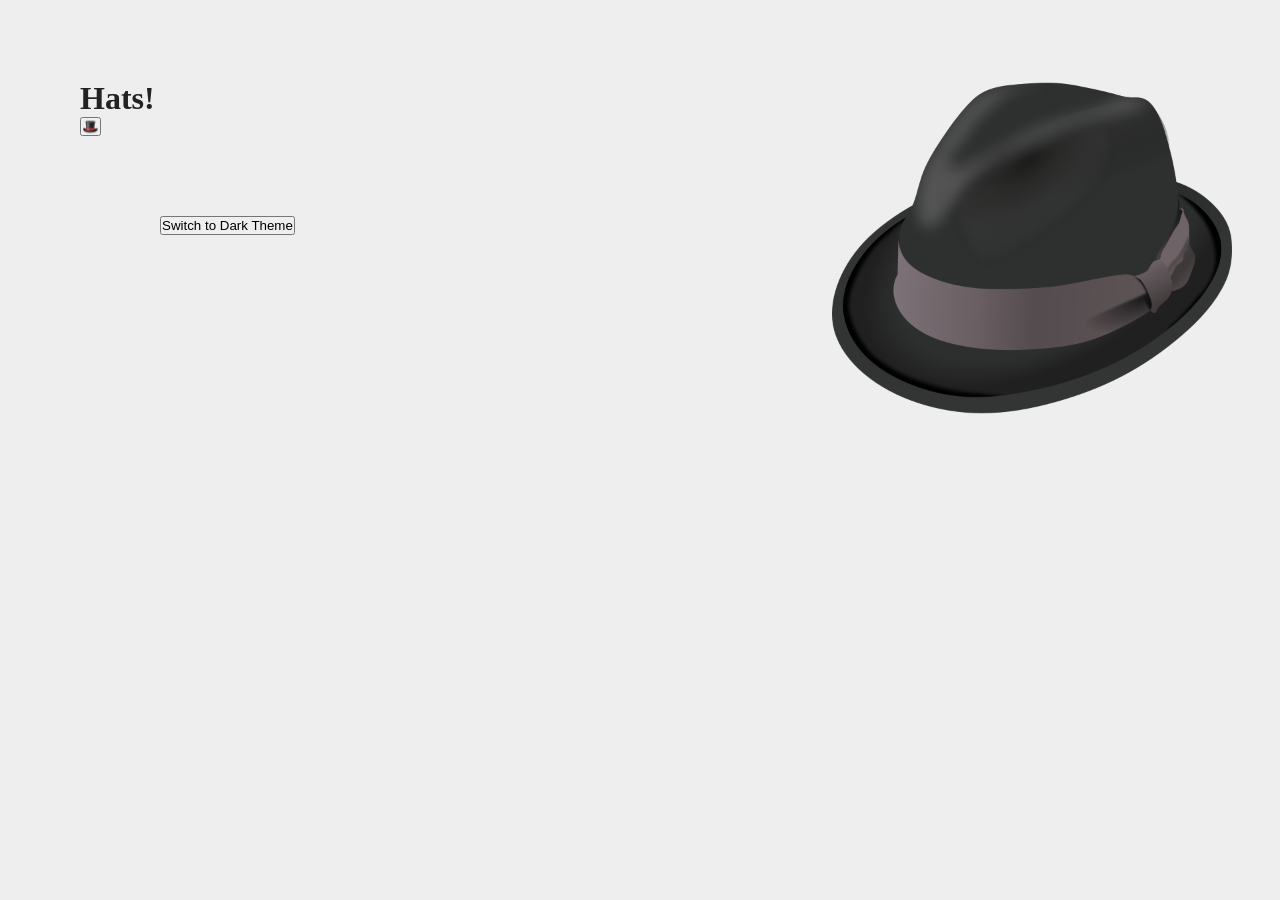
<file: tutorials/2-css/06-dom/index.html>
<!DOCTYPE html>
<html lang="en">
<head>
    <meta charset="UTF-8">
    <meta name="viewport" content="width=device-width, initial-scale=1.0">
    <title>Dom + JS></title>
    <link rel="stylesheet" href="css/style.css">
</head>
<body>
    <header>
        <h1 id="header">Hats!</h1>
        <button id="change-header-button">🎩</button>
    </header>
    <main>
        <button id="change-theme-button">Switch to Dark Theme</button>
        <img src="images/hat.png" alt="Fadora" id="img1">
        <img src="images/tophat.png" alt="Top Hat" class="hidden" id="img2">
        <img src="images/bowler.png" alt="Bowler Hat" class="hidden" id="img3">

    </main>


    <script src="js/main.js"></script>
</body>
</html>
</file>
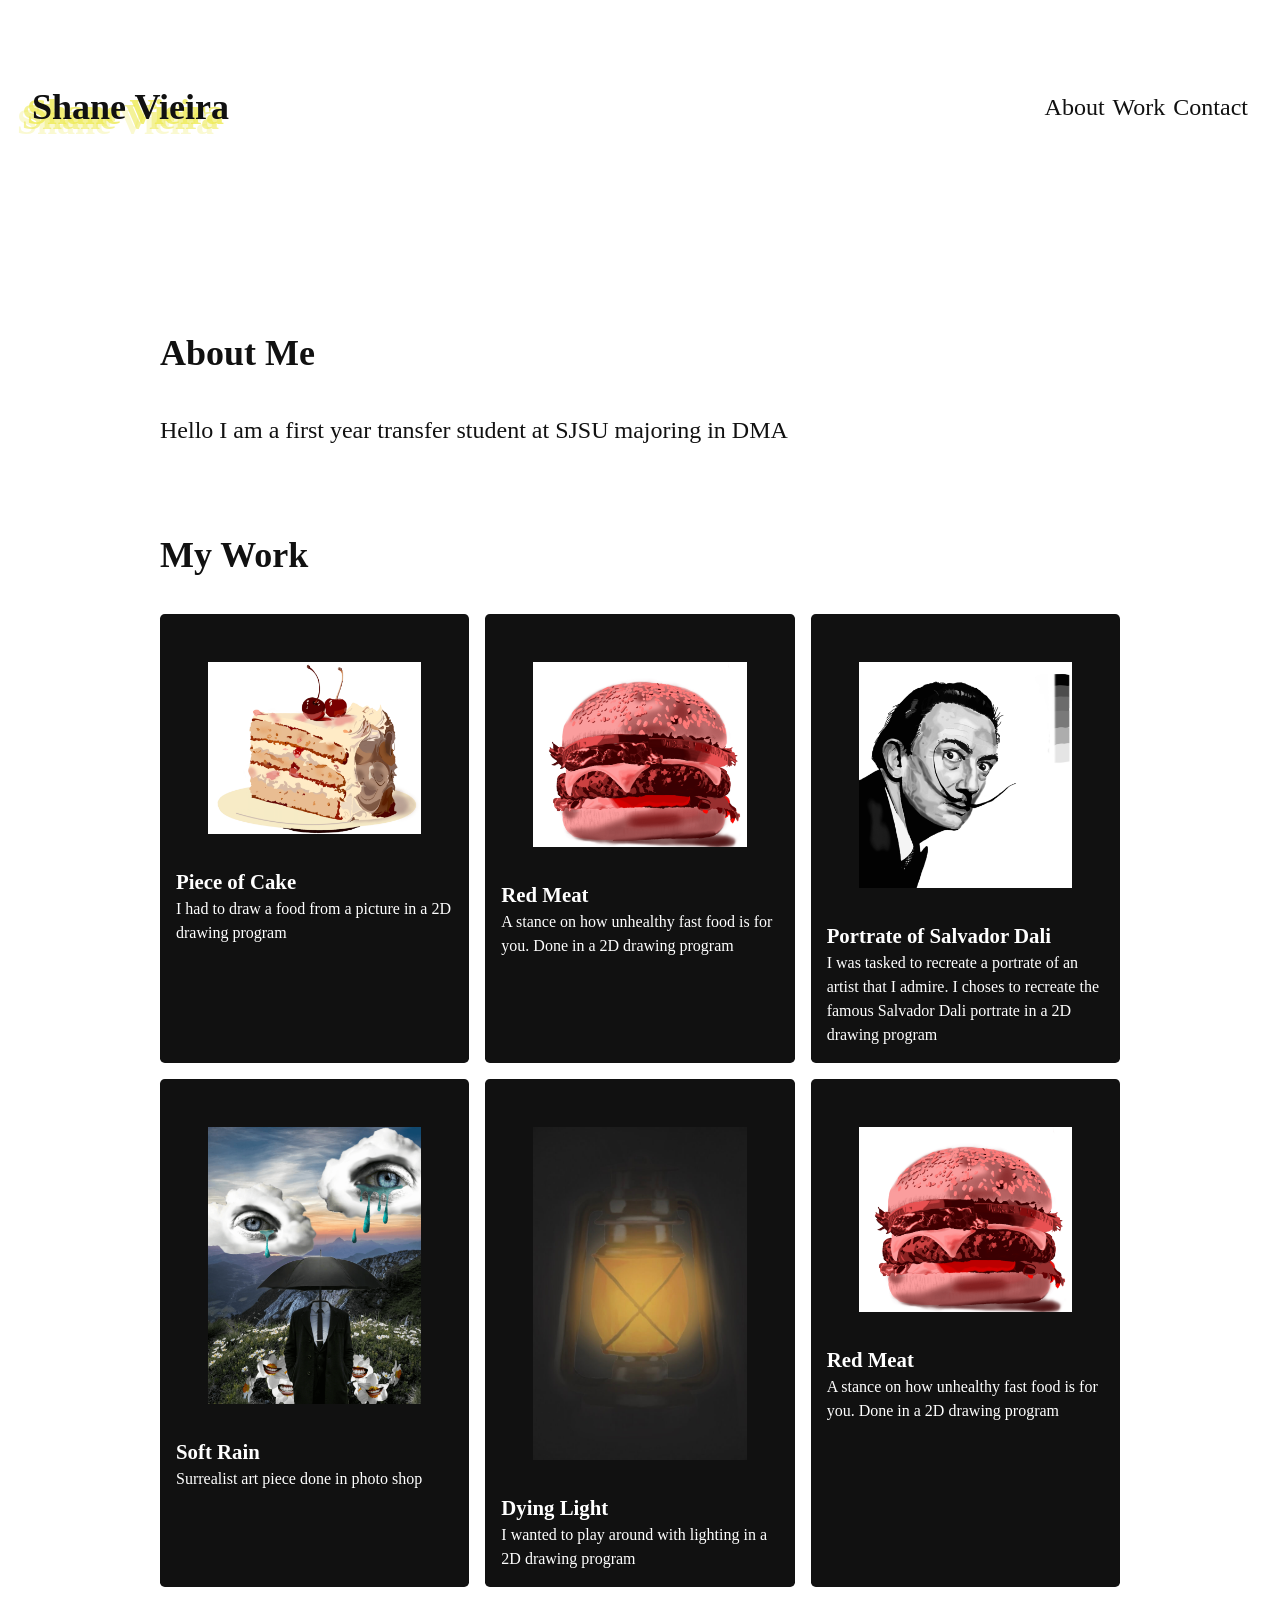
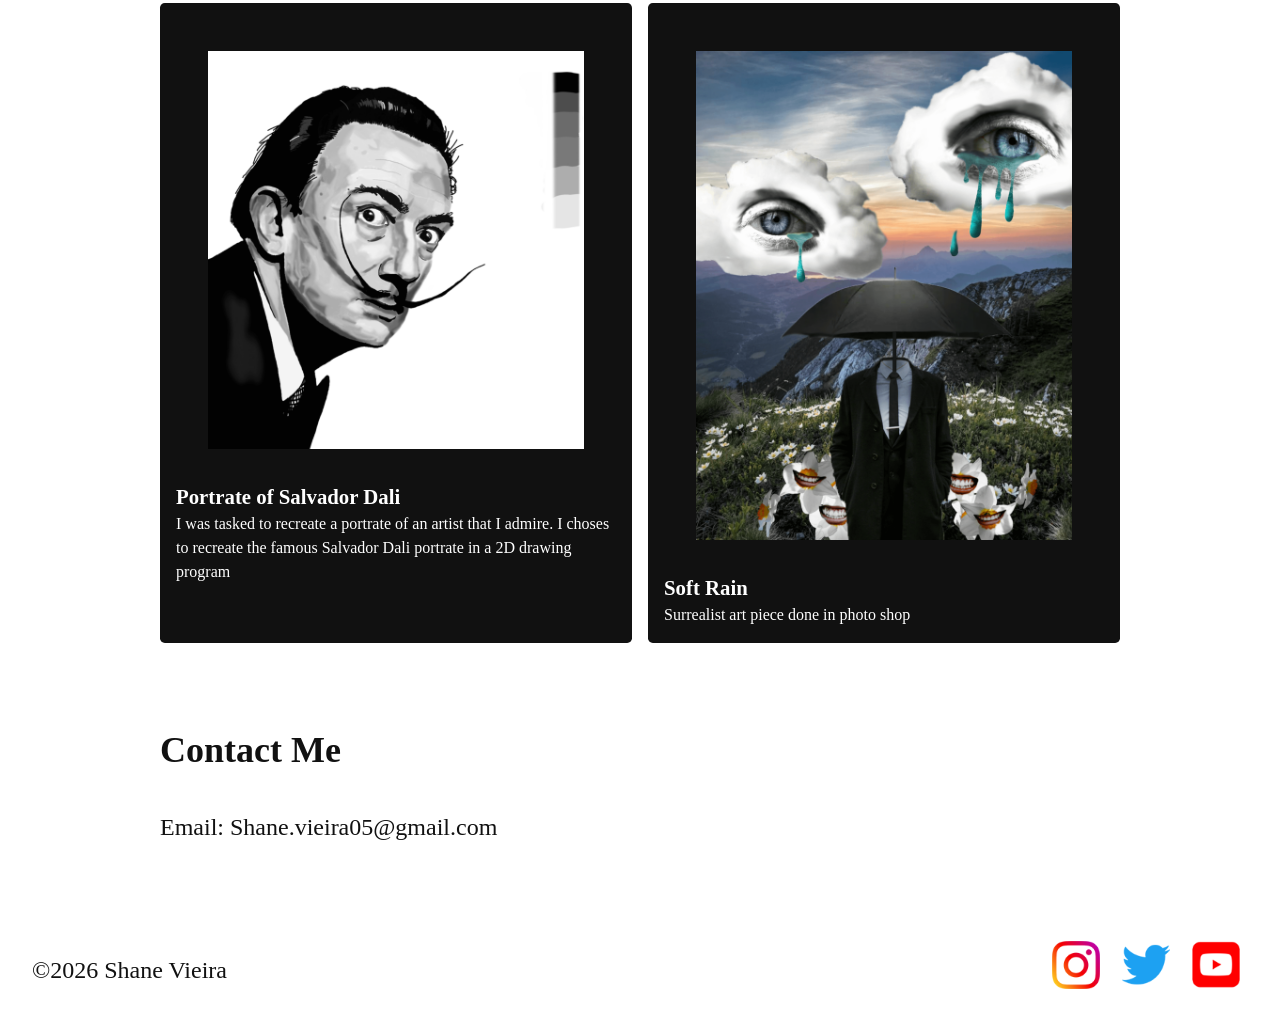
<file: tutorials/2-css/07-css-grid-multipule-pages/index.html>
<!DOCTYPE html>
<html lang="en">

<head>
    <meta charset="UTF-8">
    <meta name="viewport" content="width=device-width, initial-scale=1.0">
    <title>Shane Vieira Portfolio</title>
    <link rel="preconnect" href="https://fonts.googleapis.com">
    <link rel="preconnect" href="https://fonts.gstatic.com" crossorigin>
    <link
        href="https://fonts.googleapis.com/css2?family=Merriweather:ital,opsz,wght@0,18..144,300..900;1,18..144,300..900&family=Raleway:ital,wght@0,100..900;1,100..900&display=swap"
        rel="stylesheet">
    <link rel="stylesheet" href="css/style.css">
</head>

<body>
    <header>
        <nav class="navbar">
            <div class="navbar">
                <a href="#"><h1>Shane Vieira</h1></a>
            </div>
            <div class="nav">
                <button class="hamburger">☰</button>
                <ul class="nav-menu">
                    <li> <a href="#about-section">About</a> </li>
                    <li> <a href="#portfolio-section">Work</a> </li>
                    <li> <a href="#contact-section">Contact</a> </li>
                </ul>
            </div>



        </nav>
    </header>
    <main>
        <section class="about-section" id="about-section">
            <div class="about-content">
                <h2>About Me</h2>
                <p>Hello I am a first year transfer student at SJSU majoring in DMA</p>
            </div>
        </section>
        <section class="portfolio-section" id="portfolio-section">
            <div class="portfolio-content">
                <h2>My Work</h2>
                <div class="flex-container-grid">
                    <div class="portfolio-item flex-item-grid">
                        <a href="projects/project-templet"><img src="images/cake.png" alt="Piece of Cake">
                        <h3>Piece of Cake</h3>
                        <p>I had to draw a food from a picture in a 2D drawing program </p></a>
                    </div>
                    <div class="portfolio-item flex-item-grid">
                        <a href="projects/project-templet"><img src="images/burger.png" alt="red burger">
                        <h3>Red Meat</h3>
                        <p>A stance on how unhealthy fast food is for you. Done in a 2D drawing program</p></a>
                    </div>
                    <div class="portfolio-item flex-item-grid">
                        <a href="projects/project-templet"><img src="images/salvador_dali.png" alt="Portrate of Salvador Dali">
                        <h3>Portrate of Salvador Dali</h3>
                        <p> I was tasked to recreate a portrate of an artist that I admire. I choses to recreate the
                            famous Salvador Dali portrate in a 2D drawing program</p></a>
                    </div>
                    <div class="portfolio-item flex-item-grid">
                        <a href="projects/project-templet"><img src="images/softrain.png" alt="surrealist art piece of clouds crying">
                        <h3>Soft Rain</h3>
                        <p>Surrealist art piece done in photo shop</p></a>
                    </div>
                    <div class="portfolio-item flex-item-grid">
                        <a href="projects/project-templet"><img src="images/dyinglight.jpg" alt="Piece of Cake">
                        <h3>Dying Light</h3>
                        <p>I wanted to play around with lighting in a 2D drawing program </p></a>
                    </div>
                    <div class="portfolio-item flex-item-grid">
                        <a href="projects/project-templet"><img src="images/burger.png" alt="red burger">
                        <h3>Red Meat</h3>
                        <p>A stance on how unhealthy fast food is for you. Done in a 2D drawing program</p></a>
                    </div>
                    <div class="portfolio-item flex-item-grid">
                        <a href="projects/project-templet"><img src="images/salvador_dali.png" alt="Portrate of Salvador Dali">
                        <h3>Portrate of Salvador Dali</h3>
                        <p> I was tasked to recreate a portrate of an artist that I admire. I choses to recreate the
                            famous Salvador Dali portrate in a 2D drawing program</p></a>
                    </div>
                    <div class="portfolio-item flex-item-grid">
                        <a href="projects/project-templet"><img src="images/softrain.png" alt="surrealist art piece of clouds crying">
                        <h3>Soft Rain</h3>
                        <p>Surrealist art piece done in photo shop</p></a>
                    </div>
                </div>
            </div>
        </section>

        <section class="contact-section" id="contact-section">
            <div class="contact-content">
                <h2>Contact Me</h2>
                <p>Email: Shane.vieira05@gmail.com</p>
            </div>

        </section>
    </main>
    <footer class="flex-container">
        <p>&copy;2026 Shane Vieira</p>
        <div class="social-links">
            <a href="#"><img src="images/icon-logo-instagram.png" alt=""></a>
            <a href="#"><img src="images/icon-logo-twitter.png" alt=""></a>
            <a href="#"><img src="images/icon-logo-youtube.png" alt=""></a>
        </div>

    </footer>

    <script src="js/hamburger.js"></script>
</body>

</html>
</file>
<file: tutorials/04-css-transition/css/style.css>
body{
    animation: change-color 10s infinite alternate;
}

@keyframes change-color{
    0%{background-color: orange;}
    50%{background-color: darkorange;}
    100%{background-color: goldenrod;}
}



.title{
    font-family: Impact, Haettenschweiler, 'Arial Narrow Bold', sans-serif;
    text-align: center;
    margin: 80px auto;
    animation: skew 3s infinite alternate;
}

@keyframes skew{
    0%{transform: skew(0deg,0deg);}
    100%{transform: skew(30deg,20deg);}
}

.square{
    background-color: aquamarine;
    width: 200px;
    height: 200px;
    border-radius: 20px;
    margin: 50px auto;
    transition: all 1s;
}

.square:hover{
    background-color: blue;
    transform: rotate(30deg);

}

.button-div{
    text-align: center;
}
.button{
    color: white;
    background-color: green;
    padding: 15px;
    border-radius: 10px;
    text-decoration: none;
    display: inline-block;
    transition: all 1s;
}

.button:hover{
    background-color: lime;
    color: black;
    transform: scale(1.5);
}

.loading{
    background-color: green;
    color: white;
    animation: stretch 5s infinite alternate;
    width: 80vw;
}

@keyframes stretch{
    0%{width: 100px;}
    100%{width: 80vw;}
}

.square2{
    background-color: purple;
    width: 200px;
    height: 200px;
    border-radius: 60px;
    margin: 50px auto;
    animation: rotate 1s infinite;
    transition: all 1s
}

@keyframes rotate{
    0%{rotate: 0deg;}
    25%{rotate: 90deg;}
    50%{rotate: 180deg;}
    75%{rotate: 270deg;}
    100%{rotate: 360deg;}

}

.square2:hover{
    background-color: rgb(207, 77, 250)
}

.square3{
    background-color: rgb(236, 38, 38);
    width: 200px;
    height: 200px;
    margin: 50px auto;
    transition: all 3s;
    transition-delay: 2s;
}

.square3:hover{
    transform: matrix(1, 2, 3, 4, 5, 6);
}
</file>
<file: tutorials/2-css/03-css-single-page-portfolio/css/style.css>
/*---------------------------------------color palette */

:root{
--bgcolor-1: #fff;
--bgcolor-2: gray;
--bgcolor-3:#e6e6e5;
--fcolor: #111;
--ac-1:#2a7b9b;
--ac-2:#edea53;
--ac-3:#57c785;
--dcolor: #1A1D1A;
}




/*---------------------------------------CSS resets */

*{
    margin: 0;
    padding: 0;
}
/*---------------------------------------Respecting useres font size preferences */
html {
    font-size: 100%;
}

/*---------------------------------------General CSS */

html {
scroll-behavior: smooth;

}


body {
    background-color: var(--bgcolor-1);
    color: var(--fcolor);
    font-family: "Raleway", sans-serif;
    font-size: 1.5rem;
    line-height: 1.5;
    text-align: justify;
}

@media(max-width: 700px){
    body{
        font-size: 1.3rem;
    }
}

header {
    padding: 6rem;
    margin-bottom: 3rem;
    /*---------------------------------------background-color:rgb(182, 213, 223) ; */
    background: #2A7B9B;
    background: linear-gradient(90deg,#2a7b9b 0%, #57c785 69%, #edea53 100%);
    border-bottom: #000 1px solid;
    color:var(--bgcolor-1);
    /*---------------------------------------text-align: center; */
}

@media(max-width: 570px){
    header{
        padding-left: 2rem;
    }

}

@media(max-width: 410px){
    header{
        padding-left: 1rem;
    }

}


header h1 {
font-size: 3rem;
text-decoration: underline;
text-decoration-style:dotted ;
font-family: "Merriweather", serif;

}

nav {
    position: absolute;
    right: 2rem;
    top: 2rem;

    
}

nav a {
    text-decoration: none;
    color: var(--ac-1);
    transition: all 0.5s ease;
}

nav a:hover {
    background-color:var(--ac-2);
    /* transform: scale(1.3); */
    
}



main{
    margin: 0%;
}

@media(max-width: 725px){
main{
    margin: 2rem;
}
}

@media(max-width: 685px){
main{
    margin: 1rem;
}
}


main h2 {
 text-align: center;
}

.about-section p{
    text-align: center;
}

.about-section, .portfolio-section, .contact-section {
    margin-bottom: 5rem;
}

.about-content, .portfolio-content, .contact-content{
    max-width: 60rem;
    margin: 0rem auto;
    padding: 2rem 0;
}

.about-content h2, .portfolio-content h2, .contact-content h2 {
    padding: 2rem 0;
}

.portfolio-item {
    margin: 5rem 10rem;
    background-color: var(--bgcolor-1);
    padding: 4rem;
    text-align: justify;
    border-radius: .5rem;
    box-shadow: 10px 10px 5px var(--bgcolor-2);
}

@media(max-width: 800px){
.portfolio-item{
    margin: 3rem;
}
}


@media(max-width: 650px){
.portfolio-item{
    margin: 2rem;
}
}



.portfolio-item img {
    max-width: 100%;
    margin: 0 auto;
    display: block;
    border: 0.5rem;
}

.portfolio-item p {
    font-size: 1.2rem;
}

.portfolio-item h3 {
    margin: 1rem 0;
}

.about-section {
 background-color: var(--bgcolor-1);
}

.portfolio-section {
    background-color:var(--bgcolor-3);

}

.contact-section p{
    text-align: center;
}

footer {
        background: #2A7B9B;
    background: linear-gradient(90deg,rgba(42, 123, 155, 1) 0%, rgba(87, 199, 133, 1) 69%, rgba(237, 234, 83, 1) 100%);
    border-bottom: #000 1px solid;
    color:var(--bgcolor-1);
    padding: 1rem;
}

footer p {
font-size: 1.2rem;

}

/*---------------------------------------style classes */

.accent-1, .accent-2{
color: var(--ac-2);
}
</file>
<file: tutorials/2-css/05-css-portfolio-grid-template/css/style.css>
/*---------------------------------------color palette */

:root {
    --bgcolor-1: #fff;
    --bgcolor-2: gray;
    --bgcolor-3: #e6e6e5;
    --fcolor: #111;
    --ac-1: #2a7b9b;
    --ac-2: #edea53;
    --ac-3: #57c785;
    --dcolor: #1A1D1A;
}




/*---------------------------------------CSS resets */

/* Change box-sizing default to border-box */
*,
*::before,
*::after {
  box-sizing: border-box;
}



* {
    margin: 0;
    padding: 0;
}

/* make images responive */
img {
    display: block;
    max-width: 100%;

}


/*---------------------------------------Respecting useres font size preferences */
html {
    font-size: 100%;
}

/*---------------------------------------General CSS */

html{
    scroll-behavior: smooth;
}

body {
    background-color: var(--bgcolor-1);
    color: var(--fcolor);
    font-size: 1.5rem;
    line-height: 1.5;
    font-family: Georgia, 'Times New Roman', Times, serif;
    /* text-align: justify; */
}

header {
    padding: 5rem 2rem;
    margin-bottom: 7rem;
}

header h1 {
    text-shadow: -5px 5px 0px #edea53cc, -10px 10px 0px #edea5399, -15px 15px 0px #edea5344;
}

nav a {
    text-decoration: none;
    color: var(--fcolor);
    /* margin: 0 1rem; */
    transition: all .5s ease;
}

nav a:hover {
    color: var(--ac-2);
}

.navbar{
    display: flex;
    justify-content: space-between;
    align-items: center;
}

.hamburger{
    display: none;
    background: none;
    border: none;
    color: var(--fcolor);
    font-size: 3rem;

}

.nav-menu{
    list-style: none;
    display: flex;
    gap: .5rem;
}

@media (max-width: 690px)  {
.navbar{
    align-items: flex-start;
}

nav{
    display: flex;
    flex-direction: column;
}

.hamburger{
    display: block;
}
.nav-menu{
    display: none;
}

.nav-menu.active{
    display: flex;
    flex-direction: column;
    background-color: var(--fcolor);
    padding: 1rem;
    border-radius: 1rem;
    

}

.nav-menu a{
color: var(--bgcolor-1);
}

header{
    padding: 1rem 2rem;
}

}

main{
    margin: 0%;
}

@media (max-width: 975px)  {
    main {margin: 2rem;
    }
}

@media (max-width: 700px)  {
    main {margin: 1rem;
    }
}

.about-content,
.portfolio-content,
.contact-content {
    max-width: 60rem;
    margin: 5rem auto;
}

.about-content h2,
.portfolio-content h2,
.contact-content h2 {
    margin: 2rem 0;
}

.portfolio-item{
    padding: 1rem;
    background-color: var(--fcolor);
    color: var(--bgcolor-1);
    border-radius: .3rem;
}

.portfolio-item p{
    font-size: 1rem;

}

.portfolio-item h3{
    font-size: 1.3rem;

}

.portfolio-item img{
    border-radius: .3rem;
}


footer {
    padding: 1rem 2rem;
}

footer img {
    display: inline;
    max-width: 3rem;
    margin: 0 .5rem;
}

@media (max-width: 486px)  {
    footer p{
        font-size: 1.2rem;
    }

    footer img{
        max-width: 1.5rem;
        margin: 0 .2rem;
    }
}


/* ----------------------------------flex styling */
.flex-container {
    display: flex;
    justify-content: space-between;
    align-items: center;
}

.flex-container-grid {
    display: flex;
    flex-wrap: wrap;
    gap: 1rem;
    justify-content: center;
    align-items: stretch;
}

.flex-item-grid{
    flex: 1 0 19rem;
}
</file>
<file: tutorials/2-css/06-dom/css/style.css>
/*
CSS RESETS
*/


/* Change box-sizing default to border-box */
*,
*::before,
*::after {
    box-sizing: border-box;
}


/* Remove default spacing */
* {
    margin: 0;
    padding: 0;
}


/* Respect user font settings */
html {
    font-size: 100%;
}


/* Make images responsive */
img {
    max-width: 100%;
    display: block;
}

/* ----------------------Color Variables------------------------------------ */

:root {
    --bg: #eee;
    --font: #222;

}

body.dark {
    --bg: #222;
    --font: #eee;
}



/* ----------------------General CSS------------------------------------ */

body{
    color: var(--font);
    background-color: var(--bg);

}



header {
    padding: 5rem;
}


main{
    max-width: 60rem;
    margin: 0 auto;
}

img{
    width: 25rem;
}
.hidden {
    display: none;
}

#img1{
    position: absolute;
    top: 3rem;
    right: 3rem;
}



#img2{
    position: absolute;
    top: 6rem;
    left: 13rem;
}




#img3{
    position: absolute;
    bottom: 5rem;
    right: 20rem;
}
</file>
<file: tutorials/2-css/07-css-grid-multipule-pages/css/style.css>
/*---------------------------------------color palette */

:root {
    --bgcolor-1: #fff;
    --bgcolor-2: gray;
    --bgcolor-3: #e6e6e5;
    --fcolor: #111;
    --ac-1: #2a7b9b;
    --ac-2: #edea53;
    --ac-3: #57c785;
    --dcolor: #1A1D1A;
}




/*---------------------------------------CSS resets */

/* Change box-sizing default to border-box */
*,
*::before,
*::after {
  box-sizing: border-box;
}



* {
    margin: 0;
    padding: 0;
}

/* make images responive */
img {
    display: block;
    max-width: 100%;

}


/*---------------------------------------Respecting useres font size preferences */
html {
    font-size: 100%;
}

/*---------------------------------------General CSS */

html{
    scroll-behavior: smooth;
}

body {
    background-color: var(--bgcolor-1);
    color: var(--fcolor);
    font-size: 1.5rem;
    line-height: 1.5;
    font-family: Georgia, 'Times New Roman', Times, serif;
    /* text-align: justify; */
}

header {
    padding: 5rem 2rem;
    margin-bottom: 7rem;
}

header h1 {
    text-shadow: -5px 5px 0px #edea53cc, -10px 10px 0px #edea5399, -15px 15px 0px #edea5344;
}

nav a {
    text-decoration: none;
    color: var(--fcolor);
    /* margin: 0 1rem; */
    transition: all .5s ease;
}

nav a:hover {
    color: var(--ac-2);
}

.navbar{
    display: flex;
    justify-content: space-between;
    align-items: center;
}

.hamburger{
    display: none;
    background: none;
    border: none;
    color: var(--fcolor);
    font-size: 3rem;

}

.nav-menu{
    list-style: none;
    display: flex;
    gap: .5rem;
}

@media (max-width: 690px)  {
.navbar{
    align-items: flex-start;
}

nav{
    display: flex;
    flex-direction: column;
}

.hamburger{
    display: block;
}
.nav-menu{
    display: none;
}

.nav-menu.active{
    display: flex;
    flex-direction: column;
    background-color: var(--fcolor);
    padding: 1rem;
    border-radius: 1rem;
    

}

.nav-menu a{
color: var(--bgcolor-1);
}

header{
    padding: 1rem 2rem;
}

}

main{
    margin: 0%;
}

@media (max-width: 975px)  {
    main {margin: 2rem;
    }
}

@media (max-width: 700px)  {
    main {margin: 1rem;
    }
}

.about-content,
.portfolio-content,
.contact-content,
.project-content {
    max-width: 60rem;
    margin: 5rem auto;
}

.about-content h2,
.portfolio-content h2,
.contact-content h2,
.project-content h2 {
    margin: 2rem 0;
}

/* contenct for project pages */

.portfolio-content img{
    margin: 0 auto;
    padding: 2rem;

}

.project-content p{
    padding: 2rem;
}


.portfolio-item{
    padding: 1rem;
    background-color: var(--fcolor);
    color: var(--bgcolor-1);
    border-radius: .3rem;
}

.portfolio-item a{
    text-decoration: none;
    color: var(--bgcolor-1);

}

.portfolio-item p{
    font-size: 1rem;

}

.portfolio-item h3{
    font-size: 1.3rem;

}

.portfolio-item img{
    border-radius: .3rem;
}


footer {
    padding: 1rem 2rem;
}

footer img {
    display: inline;
    max-width: 3rem;
    margin: 0 .5rem;
}

@media (max-width: 486px)  {
    footer p{
        font-size: 1.2rem;
    }

    footer img{
        max-width: 1.5rem;
        margin: 0 .2rem;
    }
}


/* ----------------------------------flex styling */
.flex-container {
    display: flex;
    justify-content: space-between;
    align-items: center;
}

.flex-container-grid {
    display: flex;
    flex-wrap: wrap;
    gap: 1rem;
    justify-content: center;
    align-items: stretch;
}

.flex-item-grid{
    flex: 1 0 19rem;
}
</file>
